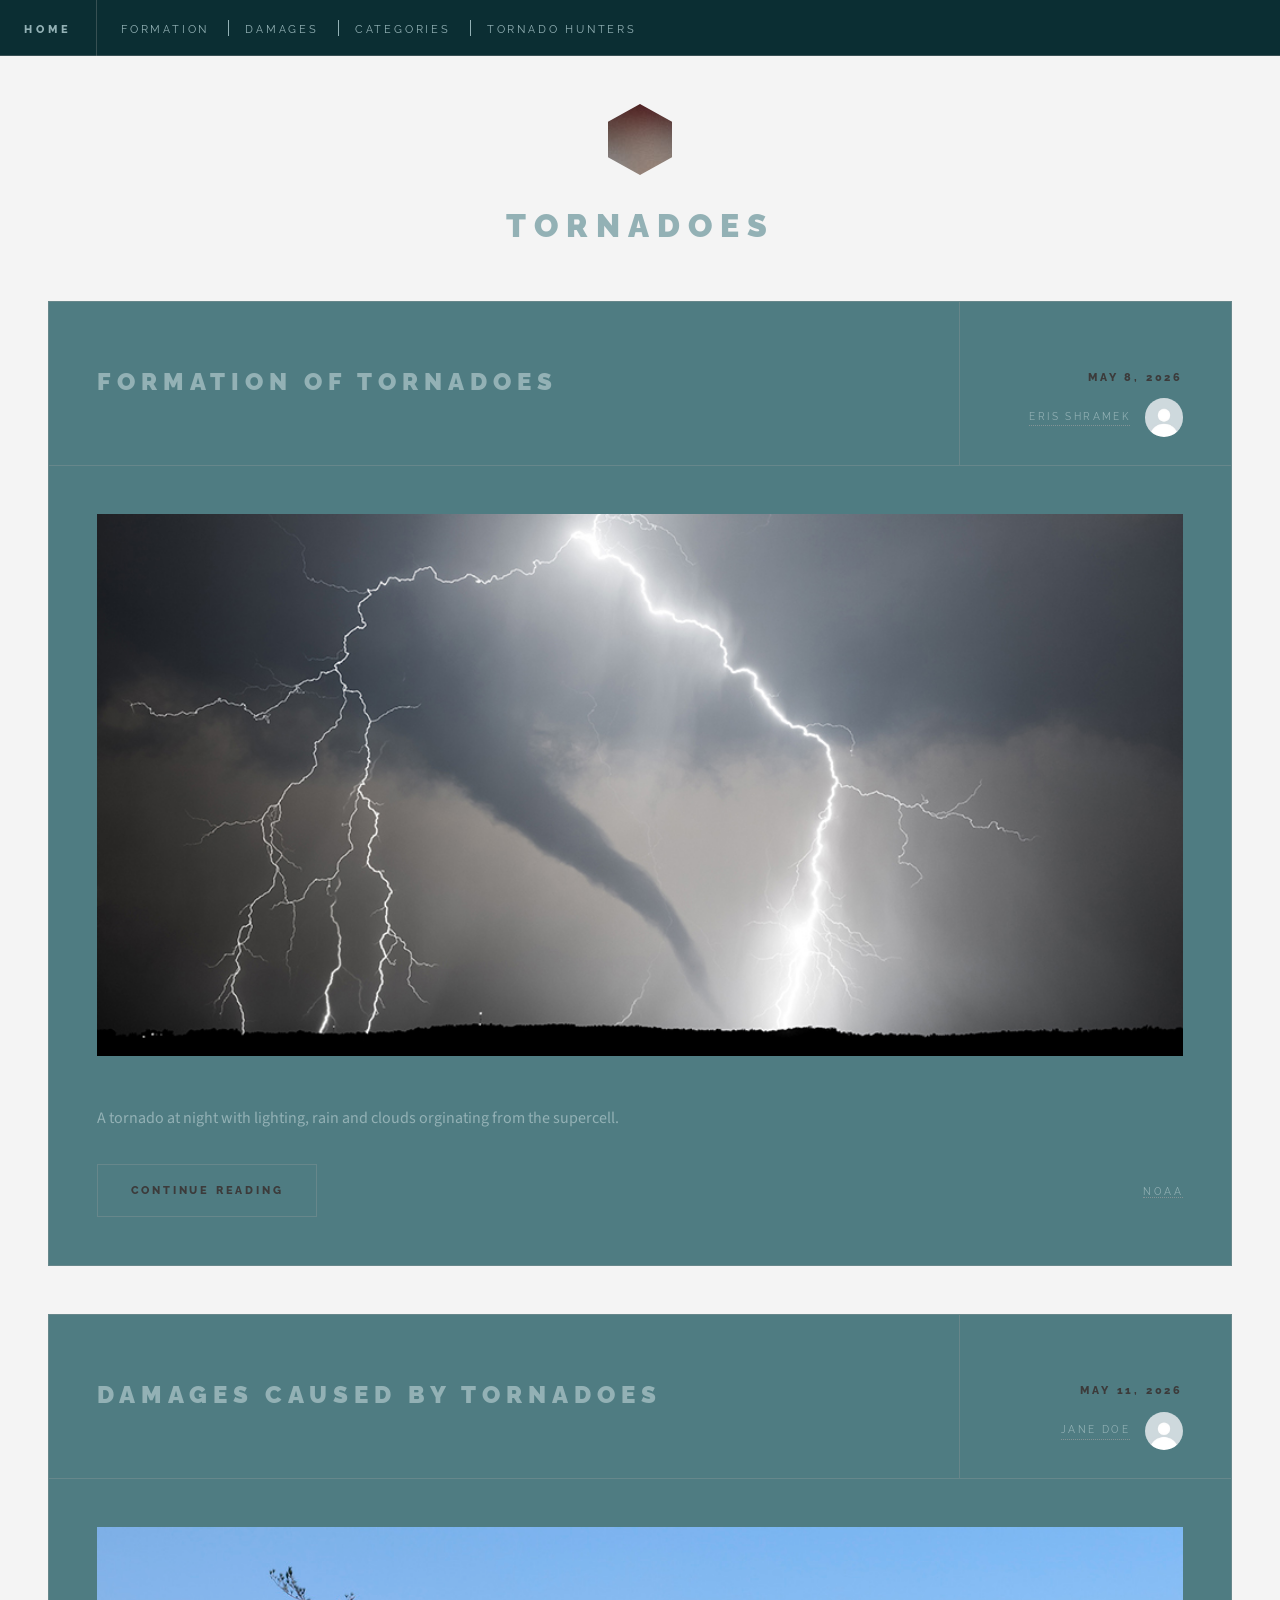
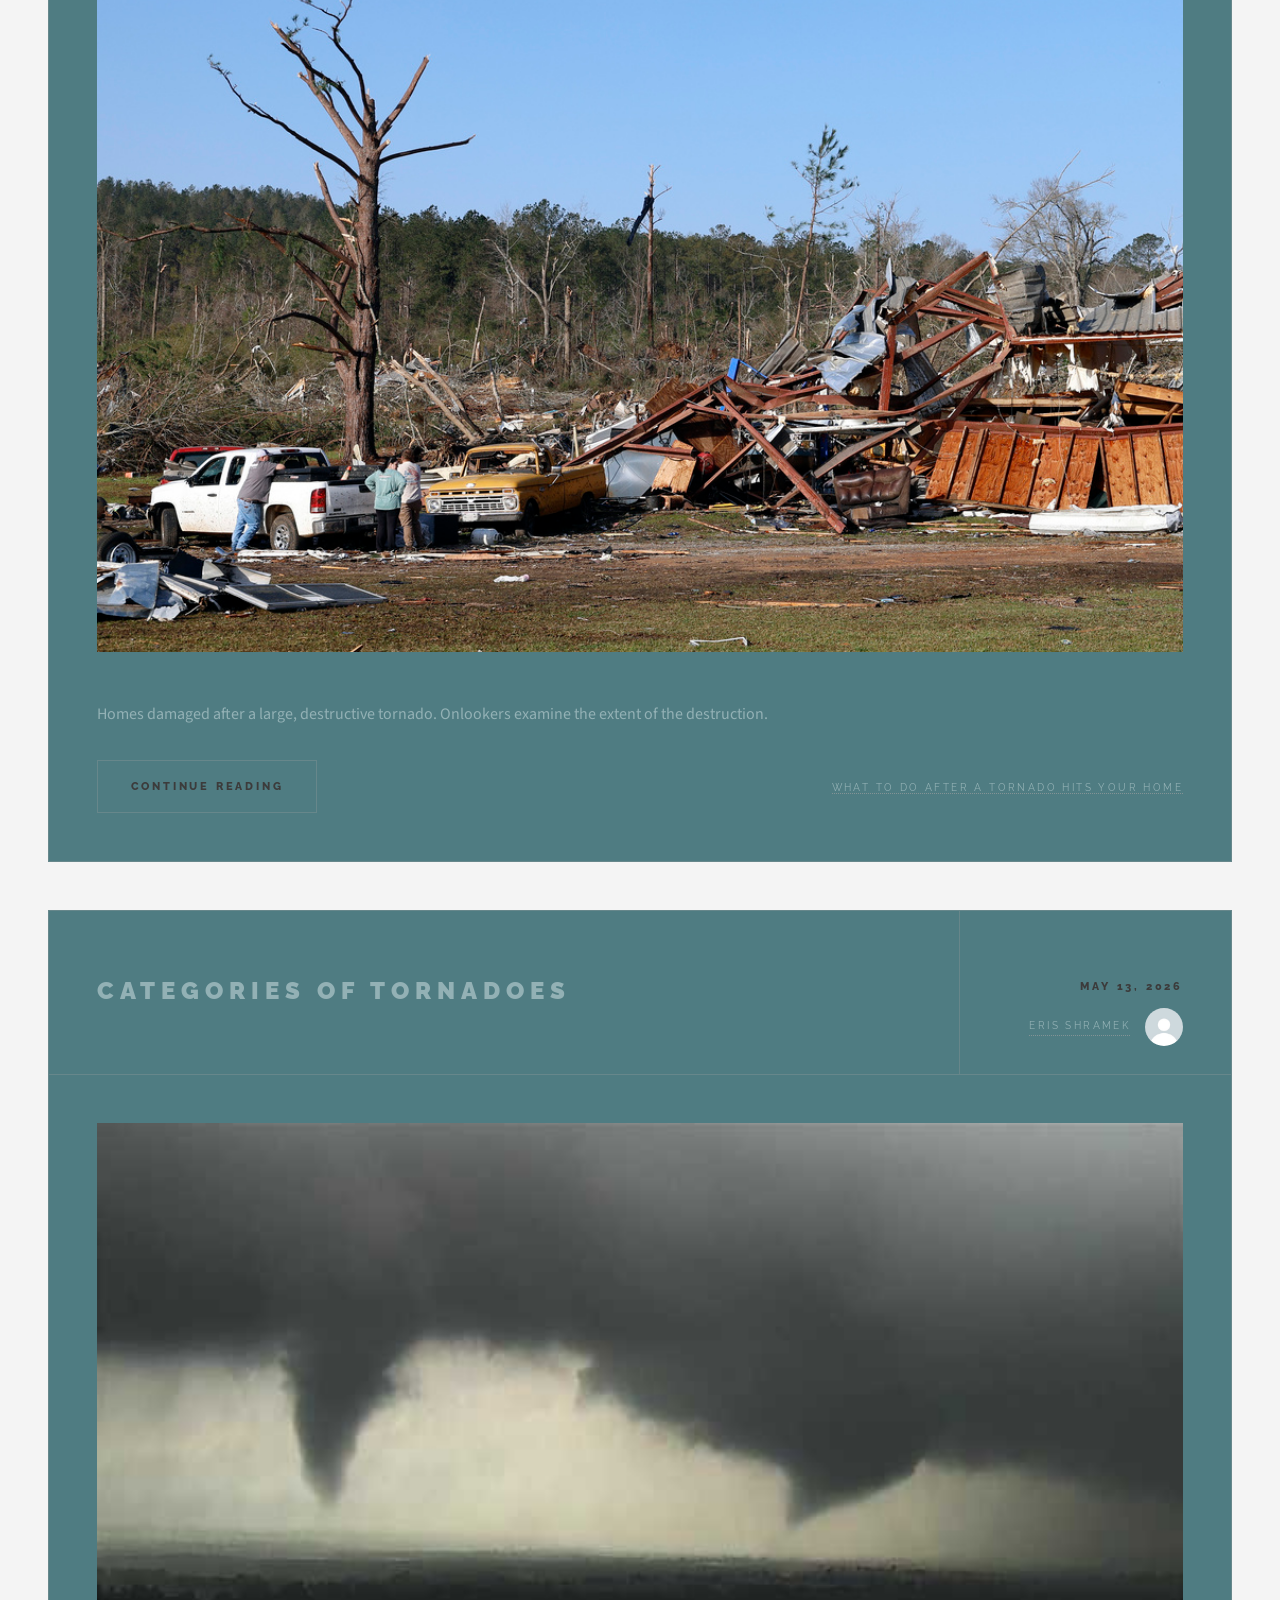
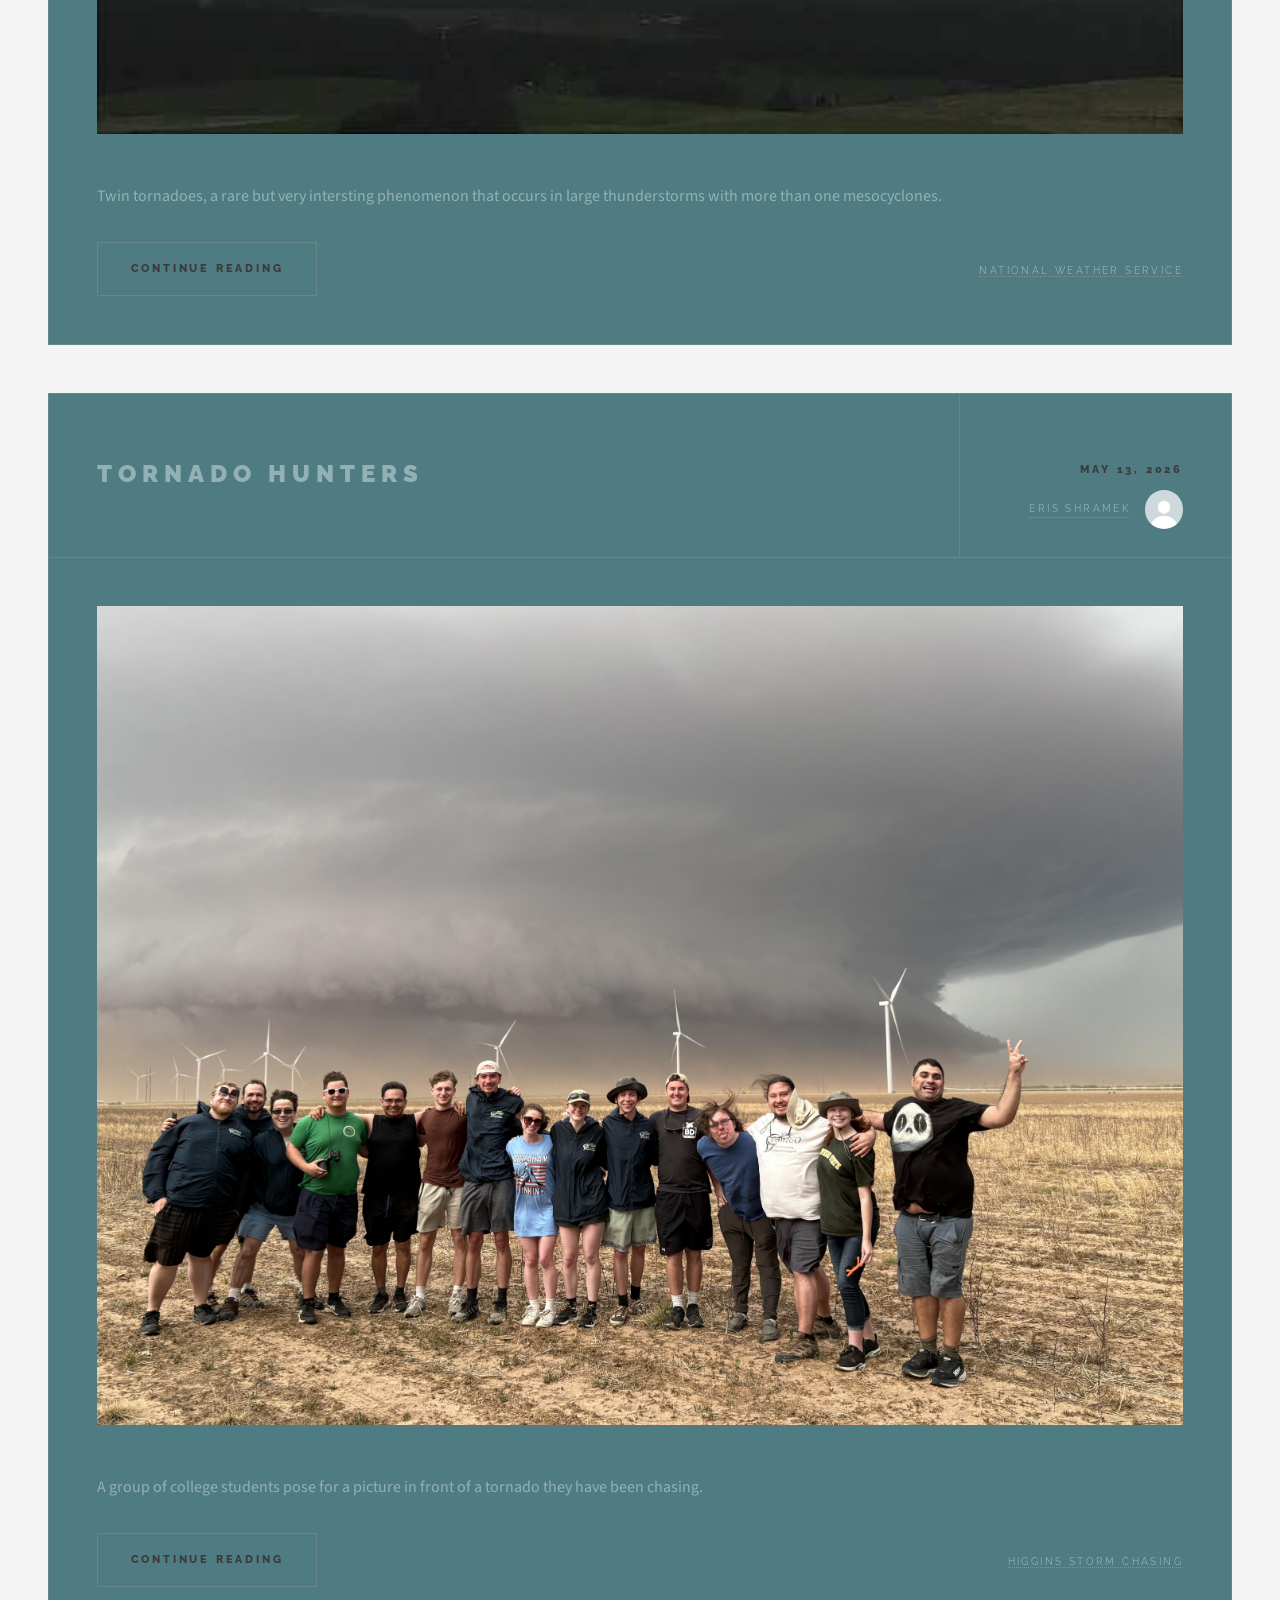
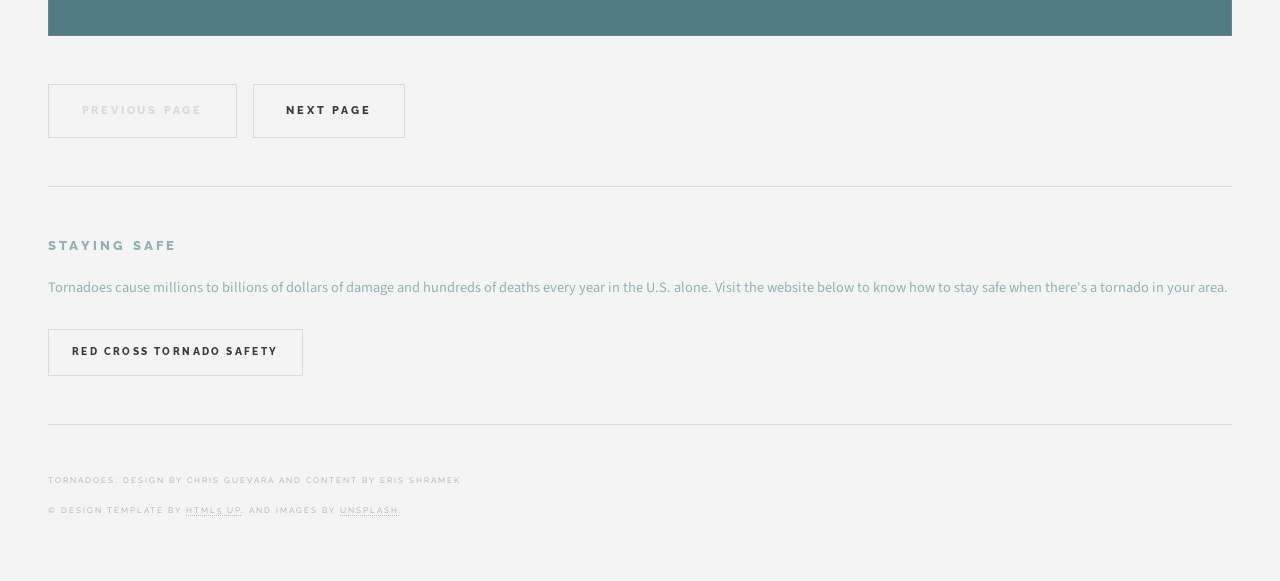
<file: index.html>
<!DOCTYPE HTML>
<html>
	<head>
		<title>Tornadoes</title>
		<meta charset="utf-8" />
		<meta name="viewport" content="width=device-width, initial-scale=1, user-scalable=no" />
		<link rel="stylesheet" href="assets/css/main.css" />
	</head>
	<body class="is-preload">

		<!-- Wrapper -->
			<div id="wrapper">

				<!-- Header -->
					<header id="header">
						<h1><a>Home</a></h1>
						<nav class="links">
							<ul>
								<li><a href="single.html">Formation</a></li>
								<li><a href="damages.html">Damages</a></li>
								<li><a href="categories.html">Categories</a></li>
								<li><a href="hunters.html">Tornado Hunters</a></li>
							</ul>
						</nav>
					</header>

				<!-- Main -->
					<div id="main">

						<!-- Post -->
							<article class="post">
								<header>
									<div class="title">
										<h2><a href="single.html">Formation of Tornadoes</a></h2>
									</div>
									<div class="meta">
										<time class="published" datetime="2026-05-08">May 8, 2026</time>
										<a href="#" class="author"><span class="name">Eris Shramek</span><img src="images/avatar.jpg" alt="" /></a>
									</div>
								</header>
								<a class="image featured"><img src="images/tornado2.jpg" alt="" /></a>
								<p>A tornado at night with lighting, rain and clouds orginating from the supercell.</p>
								<footer>
									<ul class="actions">
										<li><a href="single.html" class="button large">Continue Reading</a></li>
									</ul>
									<ul class="stats">
										<li><a href="https://www.nesdis.noaa.gov/about/k-12-education/severe-weather/what-causes-tornadoes" target="_blank">NOAA</a></li>
									</ul>
								</footer>
							</article>

						<!-- Post -->
							<article class="post">
								<header>
									<div class="title">
										<h2><a href="damages.html">Damages Caused by Tornadoes</a></h2>
									</div>
									<div class="meta">
										<time class="published" datetime="2026-05-08">May 11, 2026</time>
										<a href="#" class="author"><span class="name">Jane Doe</span><img src="images/avatar.jpg" alt="" /></a>
									</div>
								</header>
								<a class="image featured"><img src="images/tornado damages.jpg" alt="" /></a>
								<p>Homes damaged after a large, destructive tornado. Onlookers examine the extent of the destruction.</p>
								<footer>
									<ul class="actions">
										<li><a href="damages.html" class="button large">Continue Reading</a></li>
									</ul>
									<ul class="stats">
										<li><a href="https://www.stormlex.com/what-do-you-do-after-a-tornado-hits-your-house/" target="_blank">What to do After a Tornado Hits Your Home</a></li>
									</ul>
								</footer>
							</article>

						<!-- Post -->
							<article class="post">
								<header>
									<div class="title">
										<h2><a href="categories.html">Categories of Tornadoes</a></h2>
									</div>
									<div class="meta">
										<time class="published" datetime="2026-05-08">May 13, 2026</time>
										<a href="#" class="author"><span class="name">Eris Shramek</span><img src="images/avatar.jpg" alt="" /></a>
									</div>
								</header>
								<a class="image featured"><img src="images/twintornadoes.jpg" alt="" /></a>
								<p>Twin tornadoes, a rare but very intersting phenomenon that occurs in large thunderstorms with more than one mesocyclones.</p>
								<footer>
									<ul class="actions">
										<li><a href="categories.html" class="button large">Continue Reading</a></li>
									</ul>
									<ul class="stats">
										<li><a href="https://www.weather.gov/lsx/enhancedfujitascale" target="_blank">National Weather Service</a></li>
									</ul>
								</footer>
							</article>

							<!-- Post -->
							<article class="post">
								<header>
									<div class="title">
										<h2><a href="hunters.html">Tornado Hunters</a></h2>
									</div>
									<div class="meta">
										<time class="published" datetime="2026-05-08">May 13, 2026</time>
										<a href="#" class="author"><span class="name">Eris Shramek</span><img src="images/avatar.jpg" alt="" /></a>
									</div>
								</header>
								<a class="image featured"><img src="images/tornadohunter.jpg" alt="" /></a>
								<p>A group of college students pose for a picture in front of a tornado they have been chasing.</p>
								<footer>
									<ul class="actions">
										<li><a href="hunters.html" class="button large">Continue Reading</a></li>
									</ul>
									<ul class="stats">
										<li><a href="https://higginsstormchasing.com/" target="_blank">Higgins Storm Chasing</a></li>
									</ul>
								</footer>
							</article>

						<!-- Pagination -->
							<ul class="actions pagination">
								<li><a href="" class="disabled button large previous">Previous Page</a></li>
								<li><a href="single.html" class="button large next">Next Page</a></li>
							</ul>

					</div>

				<!-- Sidebar -->
					<section id="sidebar">

						<!-- Intro -->
							<section id="intro">
								<a href="#" class="logo"><img src="images/logo.jpg" alt="" /></a>
								<header>
									<h2>Tornadoes</h2>
								</header>
							</section>

						<!-- About -->
							<section class="blurb">
								<h2>STAYING SAFE</h2>
								<p>Tornadoes cause millions to billions of dollars of damage and hundreds of deaths every year in the U.S. alone. Visit the website below to know how to stay safe when there's a tornado in your area.</p>
								<ul class="actions">
									<li><a href="https://www.redcross.org/get-help/how-to-prepare-for-emergencies/types-of-emergencies/tornado.html?srsltid=AfmBOorMIgUJVEuI1D2R2fu5NDzQH_memkcrHFw_A753gK0qTQQog2KJ" target ="_blank" class="button">Red Cross Tornado Safety</a></li>
								</ul>
							</section>

						<!-- Footer -->
							<section id="footer">
								<p class="copyright">Tornadoes: Design by Chris Guevara and Content by Eris Shramek</p>
								<p class="copyright">&copy; Design Template by <a href="http://html5up.net">HTML5 UP</a>. And Images by <a href="http://unsplash.com">Unsplash</a>.</p>
							</section>

					</section>

			</div>

		<!-- Scripts -->
			<script src="assets/js/jquery.min.js"></script>
			<script src="assets/js/browser.min.js"></script>
			<script src="assets/js/breakpoints.min.js"></script>
			<script src="assets/js/util.js"></script>
			<script src="assets/js/main.js"></script>

	</body>
</html>

						<!-- Post -->
						<!--
							<article class="post">
								<header>
									<div class="title">
										<h2><a href="#">Elements</a></h2>
										<p>Lorem ipsum dolor amet nullam consequat etiam feugiat</p>
									</div>
									<div class="meta">
										<time class="published" datetime="2015-10-18">October 18, 2015</time>
										<a href="#" class="author"><span class="name">Jane Doe</span><img src="images/avatar.jpg" alt="" /></a>
									</div>
								</header>

								<section>
									<h3>Text</h3>
									<p>This is <b>bold</b> and this is <strong>strong</strong>. This is <i>italic</i> and this is <em>emphasized</em>.
									This is <sup>superscript</sup> text and this is <sub>subscript</sub> text.
									This is <u>underlined</u> and this is code: <code>for (;;) { ... }</code>. Finally, <a href="#">this is a link</a>.</p>
									<hr />
									<p>Nunc lacinia ante nunc ac lobortis. Interdum adipiscing gravida odio porttitor sem non mi integer non faucibus ornare mi ut ante amet placerat aliquet. Volutpat eu sed ante lacinia sapien lorem accumsan varius montes viverra nibh in adipiscing blandit tempus accumsan.</p>
									<hr />
									<h2>Heading Level 2</h2>
									<h3>Heading Level 3</h3>
									<h4>Heading Level 4</h4>
									<hr />
									<h4>Blockquote</h4>
									<blockquote>Fringilla nisl. Donec accumsan interdum nisi, quis tincidunt felis sagittis eget tempus euismod. Vestibulum ante ipsum primis in faucibus vestibulum. Blandit adipiscing eu felis iaculis volutpat ac adipiscing accumsan faucibus. Vestibulum ante ipsum primis in faucibus lorem ipsum dolor sit amet nullam adipiscing eu felis.</blockquote>
									<h4>Preformatted</h4>
									<pre><code>i = 0;

while (!deck.isInOrder()) {
  print 'Iteration ' + i;
  deck.shuffle();
  i++;
}

print 'It took ' + i + ' iterations to sort the deck.';</code></pre>
								</section>

								<section>
									<h3>Lists</h3>
									<div class="row">
										<div class="col-6 col-12-medium">
											<h4>Unordered</h4>
											<ul>
												<li>Dolor pulvinar etiam.</li>
												<li>Sagittis adipiscing.</li>
												<li>Felis enim feugiat.</li>
											</ul>
											<h4>Alternate</h4>
											<ul class="alt">
												<li>Dolor pulvinar etiam.</li>
												<li>Sagittis adipiscing.</li>
												<li>Felis enim feugiat.</li>
											</ul>
										</div>
										<div class="col-6 col-12-medium">
											<h4>Ordered</h4>
											<ol>
												<li>Dolor pulvinar etiam.</li>
												<li>Etiam vel felis viverra.</li>
												<li>Felis enim feugiat.</li>
												<li>Dolor pulvinar etiam.</li>
												<li>Etiam vel felis lorem.</li>
												<li>Felis enim et feugiat.</li>
											</ol>
											<h4>Icons</h4>
											<ul class="icons">
												<li><a href="#" class="icon brands fa-twitter"><span class="label">Twitter</span></a></li>
												<li><a href="#" class="icon brands fa-facebook-f"><span class="label">Facebook</span></a></li>
												<li><a href="#" class="icon brands fa-instagram"><span class="label">Instagram</span></a></li>
												<li><a href="#" class="icon brands fa-github"><span class="label">Github</span></a></li>
											</ul>
										</div>
									</div>
									<h3>Actions</h3>
									<div class="row">
										<div class="col-6 col-12-medium">
											<ul class="actions">
												<li><a href="#" class="button">Default</a></li>
												<li><a href="#" class="button">Default</a></li>
												<li><a href="#" class="button">Default</a></li>
											</ul>
											<ul class="actions small">
												<li><a href="#" class="button small">Small</a></li>
												<li><a href="#" class="button small">Small</a></li>
												<li><a href="#" class="button small">Small</a></li>
											</ul>
											<ul class="actions stacked">
												<li><a href="#" class="button">Default</a></li>
												<li><a href="#" class="button">Default</a></li>
												<li><a href="#" class="button">Default</a></li>
											</ul>
											<ul class="actions stacked">
												<li><a href="#" class="button small">Small</a></li>
												<li><a href="#" class="button small">Small</a></li>
												<li><a href="#" class="button small">Small</a></li>
											</ul>
										</div>
										<div class="col-6 col-12-medium">
											<ul class="actions stacked">
												<li><a href="#" class="button fit">Default</a></li>
												<li><a href="#" class="button fit">Default</a></li>
											</ul>
											<ul class="actions stacked">
												<li><a href="#" class="button small fit">Small</a></li>
												<li><a href="#" class="button small fit">Small</a></li>
											</ul>
										</div>
									</div>
								</section>

								<section>
									<h3>Table</h3>
									<h4>Default</h4>
									<div class="table-wrapper">
										<table>
											<thead>
												<tr>
													<th>Name</th>
													<th>Description</th>
													<th>Price</th>
												</tr>
											</thead>
											<tbody>
												<tr>
													<td>Item One</td>
													<td>Ante turpis integer aliquet porttitor.</td>
													<td>29.99</td>
												</tr>
												<tr>
													<td>Item Two</td>
													<td>Vis ac commodo adipiscing arcu aliquet.</td>
													<td>19.99</td>
												</tr>
												<tr>
													<td>Item Three</td>
													<td> Morbi faucibus arcu accumsan lorem.</td>
													<td>29.99</td>
												</tr>
												<tr>
													<td>Item Four</td>
													<td>Vitae integer tempus condimentum.</td>
													<td>19.99</td>
												</tr>
												<tr>
													<td>Item Five</td>
													<td>Ante turpis integer aliquet porttitor.</td>
													<td>29.99</td>
												</tr>
											</tbody>
											<tfoot>
												<tr>
													<td colspan="2"></td>
													<td>100.00</td>
												</tr>
											</tfoot>
										</table>
									</div>

									<h4>Alternate</h4>
									<div class="table-wrapper">
										<table class="alt">
											<thead>
												<tr>
													<th>Name</th>
													<th>Description</th>
													<th>Price</th>
												</tr>
											</thead>
											<tbody>
												<tr>
													<td>Item One</td>
													<td>Ante turpis integer aliquet porttitor.</td>
													<td>29.99</td>
												</tr>
												<tr>
													<td>Item Two</td>
													<td>Vis ac commodo adipiscing arcu aliquet.</td>
													<td>19.99</td>
												</tr>
												<tr>
													<td>Item Three</td>
													<td> Morbi faucibus arcu accumsan lorem.</td>
													<td>29.99</td>
												</tr>
												<tr>
													<td>Item Four</td>
													<td>Vitae integer tempus condimentum.</td>
													<td>19.99</td>
												</tr>
												<tr>
													<td>Item Five</td>
													<td>Ante turpis integer aliquet porttitor.</td>
													<td>29.99</td>
												</tr>
											</tbody>
											<tfoot>
												<tr>
													<td colspan="2"></td>
													<td>100.00</td>
												</tr>
											</tfoot>
										</table>
									</div>
								</section>

								<section>
									<h3>Buttons</h3>
									<ul class="actions">
										<li><a href="#" class="button large">Large</a></li>
										<li><a href="#" class="button">Default</a></li>
										<li><a href="#" class="button small">Small</a></li>
									</ul>
									<ul class="actions fit">
										<li><a href="#" class="button fit">Fit</a></li>
										<li><a href="#" class="button fit">Fit</a></li>
										<li><a href="#" class="button fit">Fit</a></li>
									</ul>
									<ul class="actions fit small">
										<li><a href="#" class="button fit small">Fit + Small</a></li>
										<li><a href="#" class="button fit small">Fit + Small</a></li>
										<li><a href="#" class="button fit small">Fit + Small</a></li>
									</ul>
									<ul class="actions">
										<li><a href="#" class="button icon solid fa-download">Icon</a></li>
										<li><a href="#" class="button icon solid fa-upload">Icon</a></li>
										<li><a href="#" class="button icon solid fa-save">Icon</a></li>
									</ul>
									<ul class="actions">
										<li><span class="button disabled">Disabled</span></li>
										<li><span class="button disabled icon solid fa-download">Disabled</span></li>
									</ul>
								</section>

								<section>
									<h3>Form</h3>
									<form method="post" action="#">
										<div class="row gtr-uniform">
											<div class="col-6 col-12-xsmall">
												<input type="text" name="demo-name" id="demo-name" value="" placeholder="Name" />
											</div>
											<div class="col-6 col-12-xsmall">
												<input type="email" name="demo-email" id="demo-email" value="" placeholder="Email" />
											</div>
											<div class="col-12">
												<select name="demo-category" id="demo-category">
													<option value="">- Category -</option>
													<option value="1">Manufacturing</option>
													<option value="1">Shipping</option>
													<option value="1">Administration</option>
													<option value="1">Human Resources</option>
												</select>
											</div>
											<div class="col-4 col-12-small">
												<input type="radio" id="demo-priority-low" name="demo-priority" checked>
												<label for="demo-priority-low">Low</label>
											</div>
											<div class="col-4 col-12-small">
												<input type="radio" id="demo-priority-normal" name="demo-priority">
												<label for="demo-priority-normal">Normal</label>
											</div>
											<div class="col-4 col-12-small">
												<input type="radio" id="demo-priority-high" name="demo-priority">
												<label for="demo-priority-high">High</label>
											</div>
											<div class="col-6 col-12-small">
												<input type="checkbox" id="demo-copy" name="demo-copy">
												<label for="demo-copy">Email me a copy</label>
											</div>
											<div class="col-6 col-12-small">
												<input type="checkbox" id="demo-human" name="demo-human" checked>
												<label for="demo-human">Not a robot</label>
											</div>
											<div class="col-12">
												<textarea name="demo-message" id="demo-message" placeholder="Enter your message" rows="6"></textarea>
											</div>
											<div class="col-12">
												<ul class="actions">
													<li><input type="submit" value="Send Message" /></li>
													<li><input type="reset" value="Reset" /></li>
												</ul>
											</div>
										</div>
									</form>
								</section>

								<section>
									<h3>Image</h3>
									<h4>Fit</h4>
									<div class="box alt">
										<div class="row gtr-uniform">
											<div class="col-12"><span class="image fit"><img src="images/pic02.jpg" alt="" /></span></div>
											<div class="col-4"><span class="image fit"><img src="images/pic04.jpg" alt="" /></span></div>
											<div class="col-4"><span class="image fit"><img src="images/pic05.jpg" alt="" /></span></div>
											<div class="col-4"><span class="image fit"><img src="images/pic06.jpg" alt="" /></span></div>
											<div class="col-4"><span class="image fit"><img src="images/pic06.jpg" alt="" /></span></div>
											<div class="col-4"><span class="image fit"><img src="images/pic04.jpg" alt="" /></span></div>
											<div class="col-4"><span class="image fit"><img src="images/pic05.jpg" alt="" /></span></div>
											<div class="col-4"><span class="image fit"><img src="images/pic05.jpg" alt="" /></span></div>
											<div class="col-4"><span class="image fit"><img src="images/pic06.jpg" alt="" /></span></div>
											<div class="col-4"><span class="image fit"><img src="images/pic04.jpg" alt="" /></span></div>
										</div>
									</div>
									<h4>Left &amp; Right</h4>
									<p><span class="image left"><img src="images/pic07.jpg" alt="" /></span>Fringilla nisl. Donec accumsan interdum nisi, quis tincidunt felis sagittis eget. tempus euismod. Vestibulum ante ipsum primis in faucibus vestibulum. Blandit adipiscing eu felis iaculis volutpat ac adipiscing accumsan eu faucibus. Integer ac pellentesque praesent tincidunt felis sagittis eget. tempus euismod. Vestibulum ante ipsum primis in faucibus vestibulum. Blandit adipiscing eu felis iaculis volutpat ac adipiscing accumsan eu faucibus. Integer ac pellentesque praesent. Donec accumsan interdum nisi, quis tincidunt felis sagittis eget. tempus euismod. Vestibulum ante ipsum primis in faucibus vestibulum. Blandit adipiscing eu felis iaculis volutpat ac adipiscing accumsan eu faucibus. Integer ac pellentesque praesent tincidunt felis sagittis eget. tempus euismod. Vestibulum ante ipsum primis in faucibus vestibulum. Blandit adipiscing eu felis iaculis volutpat ac adipiscing accumsan eu faucibus. Integer ac pellentesque praesent. Blandit adipiscing eu felis iaculis volutpat ac adipiscing accumsan eu faucibus. Integer ac pellentesque praesent tincidunt felis sagittis eget. tempus euismod. Vestibulum ante ipsum primis in faucibus vestibulum. Blandit adipiscing eu felis iaculis volutpat ac adipiscing accumsan eu faucibus. Integer ac pellentesque praesent.</p>
									<p><span class="image right"><img src="images/pic04.jpg" alt="" /></span>Fringilla nisl. Donec accumsan interdum nisi, quis tincidunt felis sagittis eget. tempus euismod. Vestibulum ante ipsum primis in faucibus vestibulum. Blandit adipiscing eu felis iaculis volutpat ac adipiscing accumsan eu faucibus. Integer ac pellentesque praesent tincidunt felis sagittis eget. tempus euismod. Vestibulum ante ipsum primis in faucibus vestibulum. Blandit adipiscing eu felis iaculis volutpat ac adipiscing accumsan eu faucibus. Integer ac pellentesque praesent. Donec accumsan interdum nisi, quis tincidunt felis sagittis eget. tempus euismod. Vestibulum ante ipsum primis in faucibus vestibulum. Blandit adipiscing eu felis iaculis volutpat ac adipiscing accumsan eu faucibus. Integer ac pellentesque praesent tincidunt felis sagittis eget. tempus euismod. Vestibulum ante ipsum primis in faucibus vestibulum. Blandit adipiscing eu felis iaculis volutpat ac adipiscing accumsan eu faucibus. Integer ac pellentesque praesent. Blandit adipiscing eu felis iaculis volutpat ac adipiscing accumsan eu faucibus. Integer ac pellentesque praesent tincidunt felis sagittis eget. tempus euismod. Vestibulum ante ipsum primis in faucibus vestibulum. Blandit adipiscing eu felis iaculis volutpat ac adipiscing accumsan eu faucibus. Integer ac pellentesque praesent.</p>
								</section>

							</article>
						-->
</file>
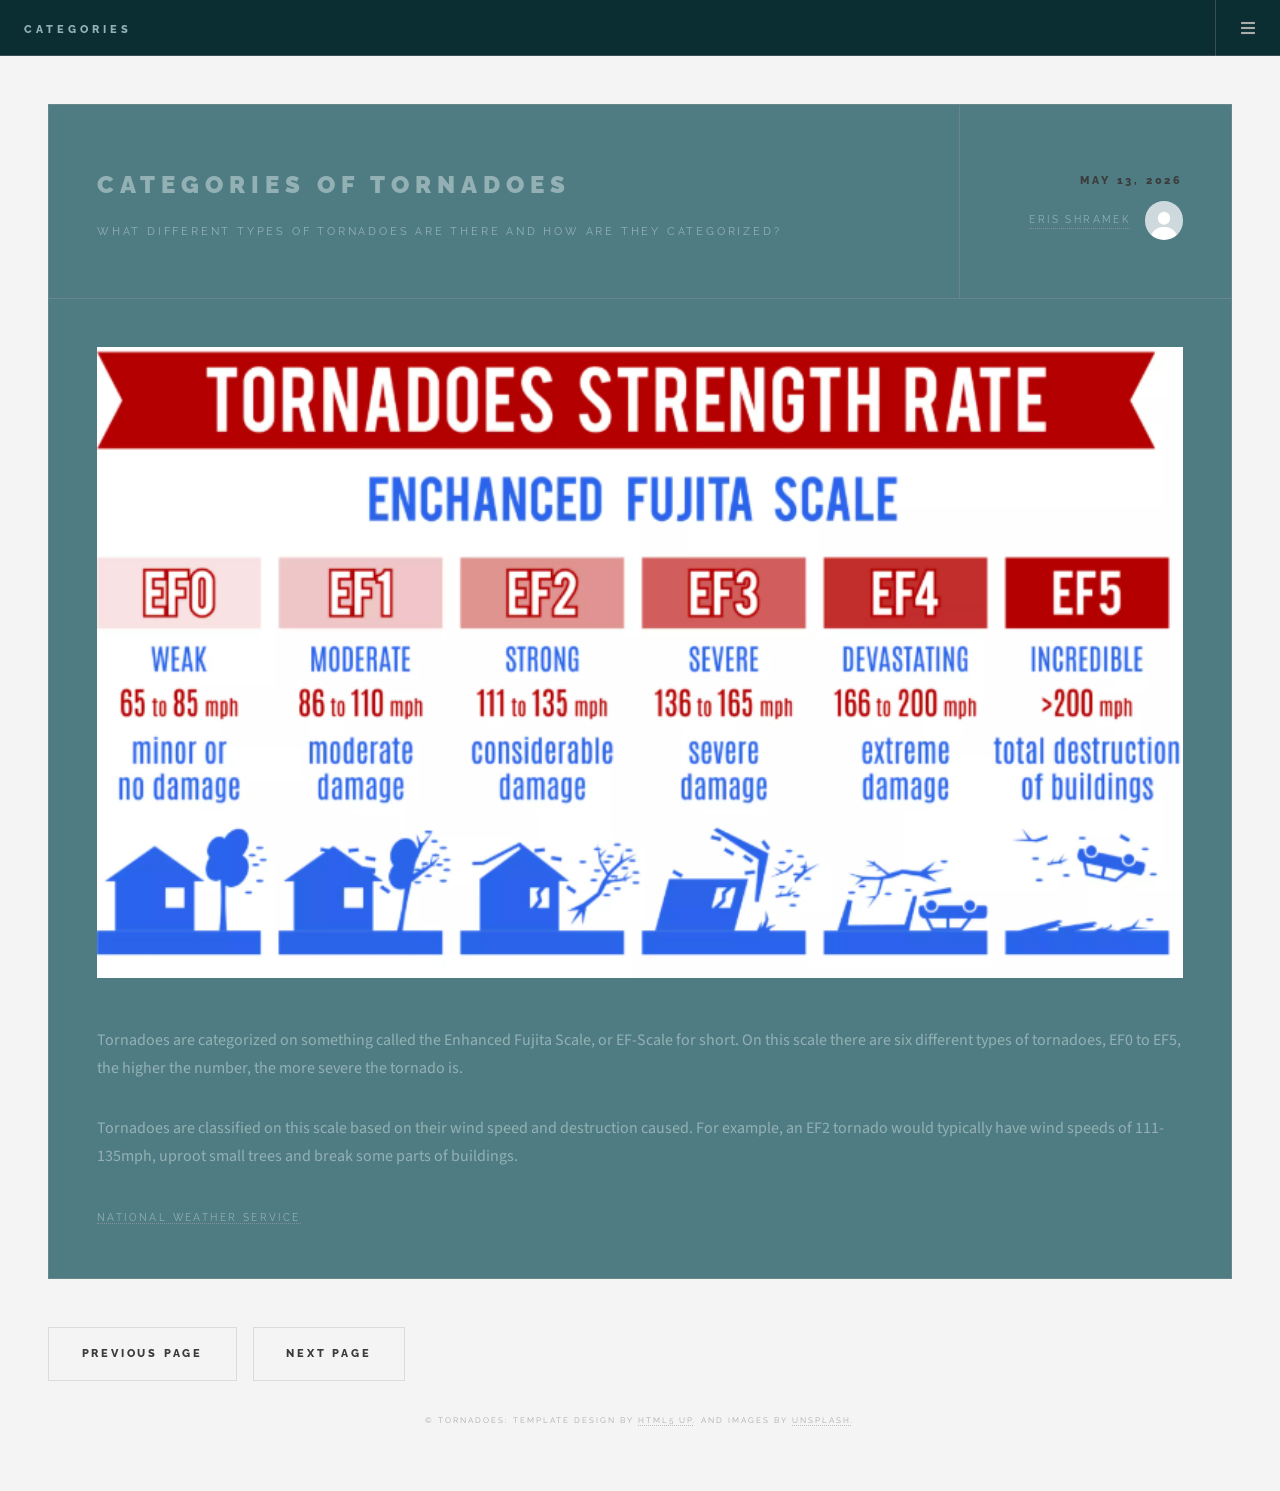
<file: categories.html>
<!DOCTYPE HTML>
<!--
	Future Imperfect by HTML5 UP
	html5up.net | @ajlkn
	Free for personal and commercial use under the CCA 3.0 license (html5up.net/license)
-->
<html>
	<head>
		<title>Categories of Tornadoes</title>
		<meta charset="utf-8" />
		<meta name="viewport" content="width=device-width, initial-scale=1, user-scalable=no" />
		<link rel="stylesheet" href="assets/css/main.css" />
	</head>
	<body class="single is-preload">

		<!-- Wrapper -->
			<div id="wrapper">

				<!-- Header -->
					<header id="header">
						<h1><a href="#">Categories</a></h1>
						<nav class="main">
							<ul>
								<li class="menu">
									<a class="fa-bars" href="#menu">Menu</a>
								</li>
							</ul>
						</nav>
					</header>

				<!-- Menu -->
					<section id="menu">

						<!-- Links -->
							<section>
								<ul class="links">
									<li>
										<a href="single.html">
											<h3>Formation of Tornadoes</h3>
										</a>
									</li>
									<li>
										<a href="damages.html">
											<h3>Damages Caused by Tornadoes</h3>
										</a>
									</li>
									<li>
										<a href="hunters.html">
											<h3>Tornado Hunters</h3>
										</a>
									</li>
									<li>
										<a href="index.html">
											<h3>Home</h3>
										</a>
									</li>
								</ul>
							</section>
					</section>

				<!-- Main -->
					<div id="main">

						<!-- Post -->
							<article class="post">
								<header>
									<div class="title">
										<h2><a href="#">Categories of Tornadoes</a></h2>
										<p>What different types of tornadoes are there and how are they categorized?</p>
									</div>
									<div class="meta">
										<time class="published" datetime="2026-05-13">May 13, 2026</time>
										<a href="#" class="author"><span class="name">Eris Shramek</span><img src="images/avatar.jpg" alt="" /></a>
									</div>
								</header>
								<span class="image featured"><img src="images/EF scale.png" alt="" /></span>
								<p>Tornadoes are categorized on something called the Enhanced Fujita Scale, or EF-Scale for short. On this scale there are six different types of tornadoes, EF0 to EF5, the higher the number, the more severe the tornado is.</p>
								<p>Tornadoes are classified on this scale based on their wind speed and destruction caused. For example, an EF2 tornado would typically have wind speeds of 111-135mph, uproot small trees and break some parts of buildings.</p>
								<footer>
									<ul class="stats">
										<li><a href="https://www.weather.gov/lsx/enhancedfujitascale" target="_blank">National Weather Service</a></li>
									</ul>
								</footer>
							</article>

						<!-- Pagination -->
							<ul class="actions pagination">
								<li><a href="damages.html" class="button large previous">Previous Page</a></li>
								<li><a href="hunters.html" class="button large next">Next Page</a></li>
							</ul>

					</div>

				<!-- Footer -->
					<section id="footer">
						<p class="copyright">&copy; Tornadoes: Template Design by <a href="http://html5up.net">HTML5 UP</a>. And Images by <a href="http://unsplash.com">Unsplash</a>.</p>
					</section>

			</div>

		<!-- Scripts -->
			<script src="assets/js/jquery.min.js"></script>
			<script src="assets/js/browser.min.js"></script>
			<script src="assets/js/breakpoints.min.js"></script>
			<script src="assets/js/util.js"></script>
			<script src="assets/js/main.js"></script>

	</body>
</html>
</file>
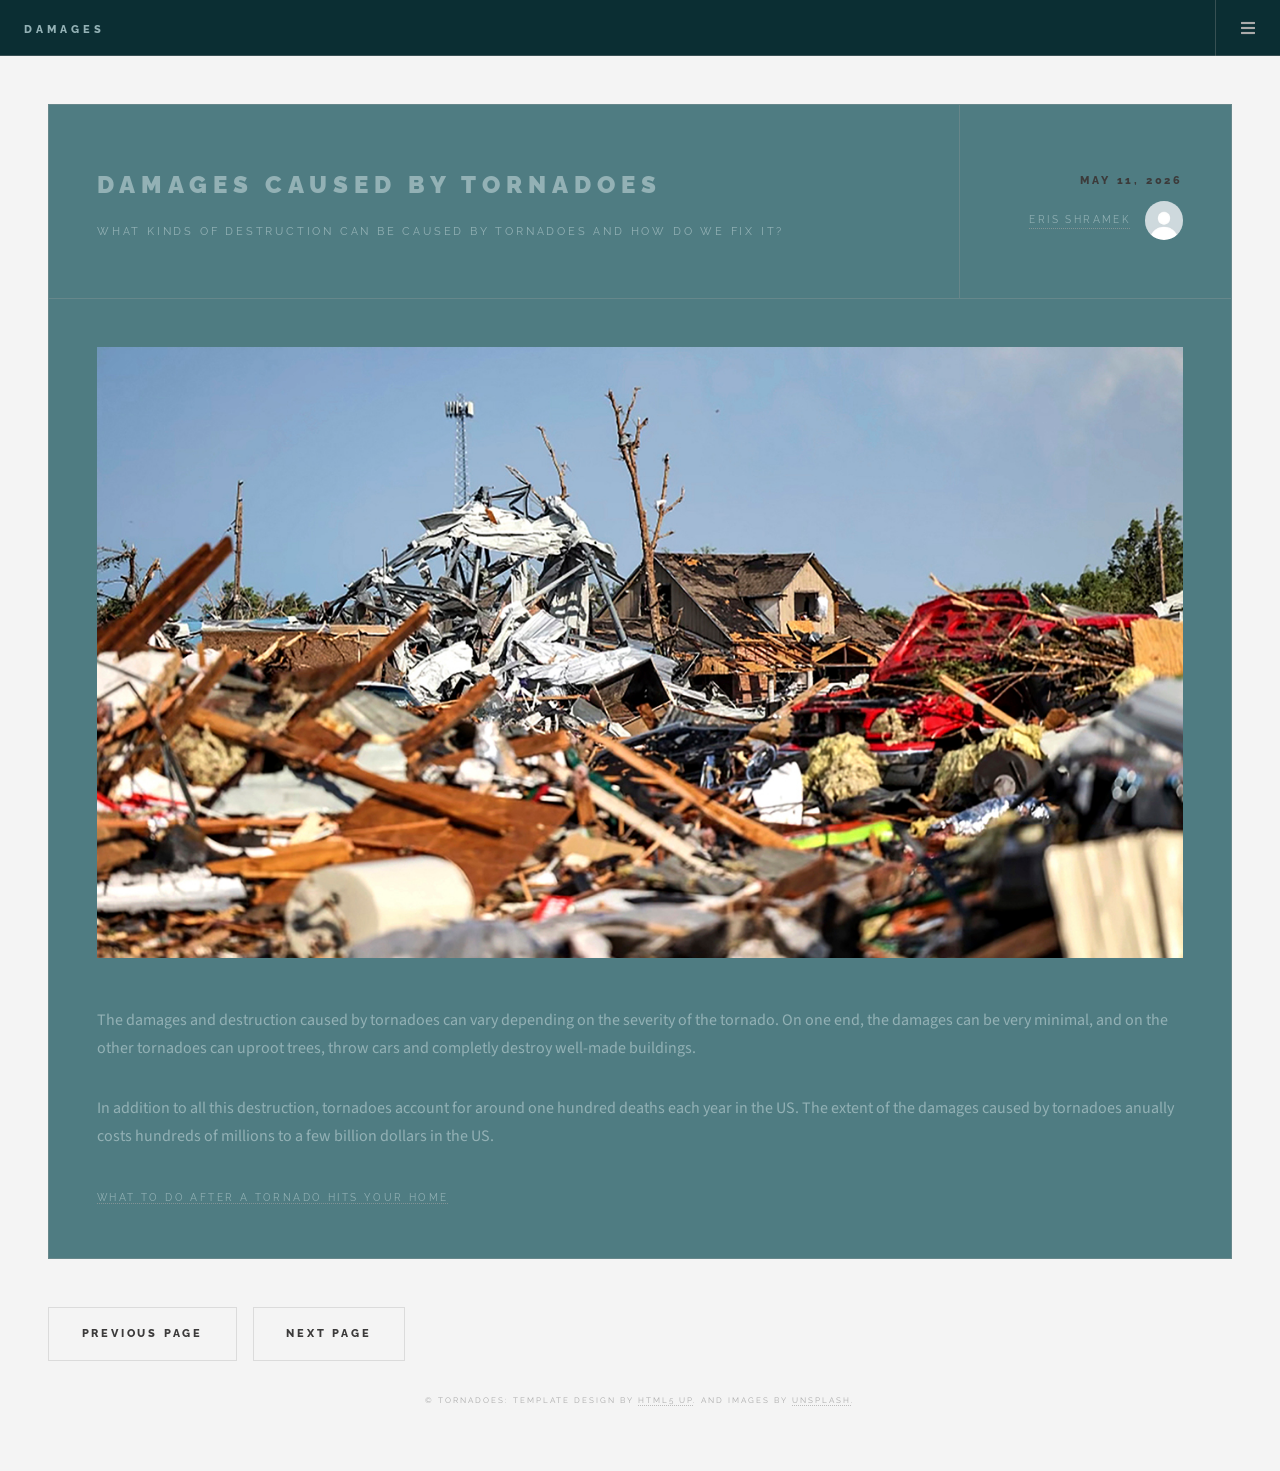
<file: damages.html>
<!DOCTYPE HTML>
<!--
	Future Imperfect by HTML5 UP
	html5up.net | @ajlkn
	Free for personal and commercial use under the CCA 3.0 license (html5up.net/license)
-->
<html>
	<head>
		<title>Damages Caused by Tornadoes</title>
		<meta charset="utf-8" />
		<meta name="viewport" content="width=device-width, initial-scale=1, user-scalable=no" />
		<link rel="stylesheet" href="assets/css/main.css" />
	</head>
	<body class="single is-preload">

		<!-- Wrapper -->
			<div id="wrapper">

				<!-- Header -->
					<header id="header">
						<h1><a href="#">Damages</a></h1>
						<nav class="main">
							<ul>
								<li class="menu">
									<a class="fa-bars" href="#menu">Menu</a>
								</li>
							</ul>
						</nav>
					</header>

				<!-- Menu -->
					<section id="menu">

						<!-- Links -->
							<section>
								<ul class="links">
									<li>
										<a href="single.html">
											<h3>Formation of Tornadoes</h3>
										</a>
									</li>
									<li>
										<a href="categories.html">
											<h3>Categories</h3>
										</a>
									</li>
									<li>
										<a href="hunters.html">
											<h3>Tornado Hunters</h3>
										</a>
									</li>
									<li>
										<a href="index.html">
											<h3>Home</h3>
										</a>
									</li>
								</ul>
							</section>
					</section>

				<!-- Main -->
					<div id="main">

						<!-- Post -->
							<article class="post">
								<header>
									<div class="title">
										<h2><a href="#">Damages Caused by Tornadoes</a></h2>
										<p>What kinds of destruction can be caused by tornadoes and how do we fix it?</p>
									</div>
									<div class="meta">
										<time class="published" datetime="2026-05-11">May 11, 2026</time>
										<a href="#" class="author"><span class="name">Eris Shramek</span><img src="images/avatar.jpg" alt="" /></a>
									</div>
								</header>
								<span class="image featured"><img src="images/damage.jpeg" alt="" /></span>
								<p>The damages and destruction caused by tornadoes can vary depending on the severity of the tornado. On one end, the damages can be very minimal, and on the other tornadoes can uproot trees, throw cars and completly destroy well-made buildings.</p>
								<p>In addition to all this destruction, tornadoes account for around one hundred deaths each year in the US. The extent of the damages caused by tornadoes anually costs hundreds of millions to a few billion dollars in the US.</p>
								<footer>
									<ul class="stats">
										<li><a href="https://www.stormlex.com/what-do-you-do-after-a-tornado-hits-your-house/" target="_blank">What to do After a Tornado Hits Your Home</a></li>
									</ul>
								</footer>
							</article>

						<!-- Pagination -->
							<ul class="actions pagination">
								<li><a href="single.html" class="button large previous">Previous Page</a></li>
								<li><a href="categories.html" class="button large next">Next Page</a></li>
							</ul>

					</div>

				<!-- Footer -->
					<section id="footer">
						<p class="copyright">&copy; Tornadoes: Template Design by <a href="http://html5up.net">HTML5 UP</a>. And Images by <a href="http://unsplash.com">Unsplash</a>.</p>
					</section>

			</div>

		<!-- Scripts -->
			<script src="assets/js/jquery.min.js"></script>
			<script src="assets/js/browser.min.js"></script>
			<script src="assets/js/breakpoints.min.js"></script>
			<script src="assets/js/util.js"></script>
			<script src="assets/js/main.js"></script>

	</body>
</html>
</file>
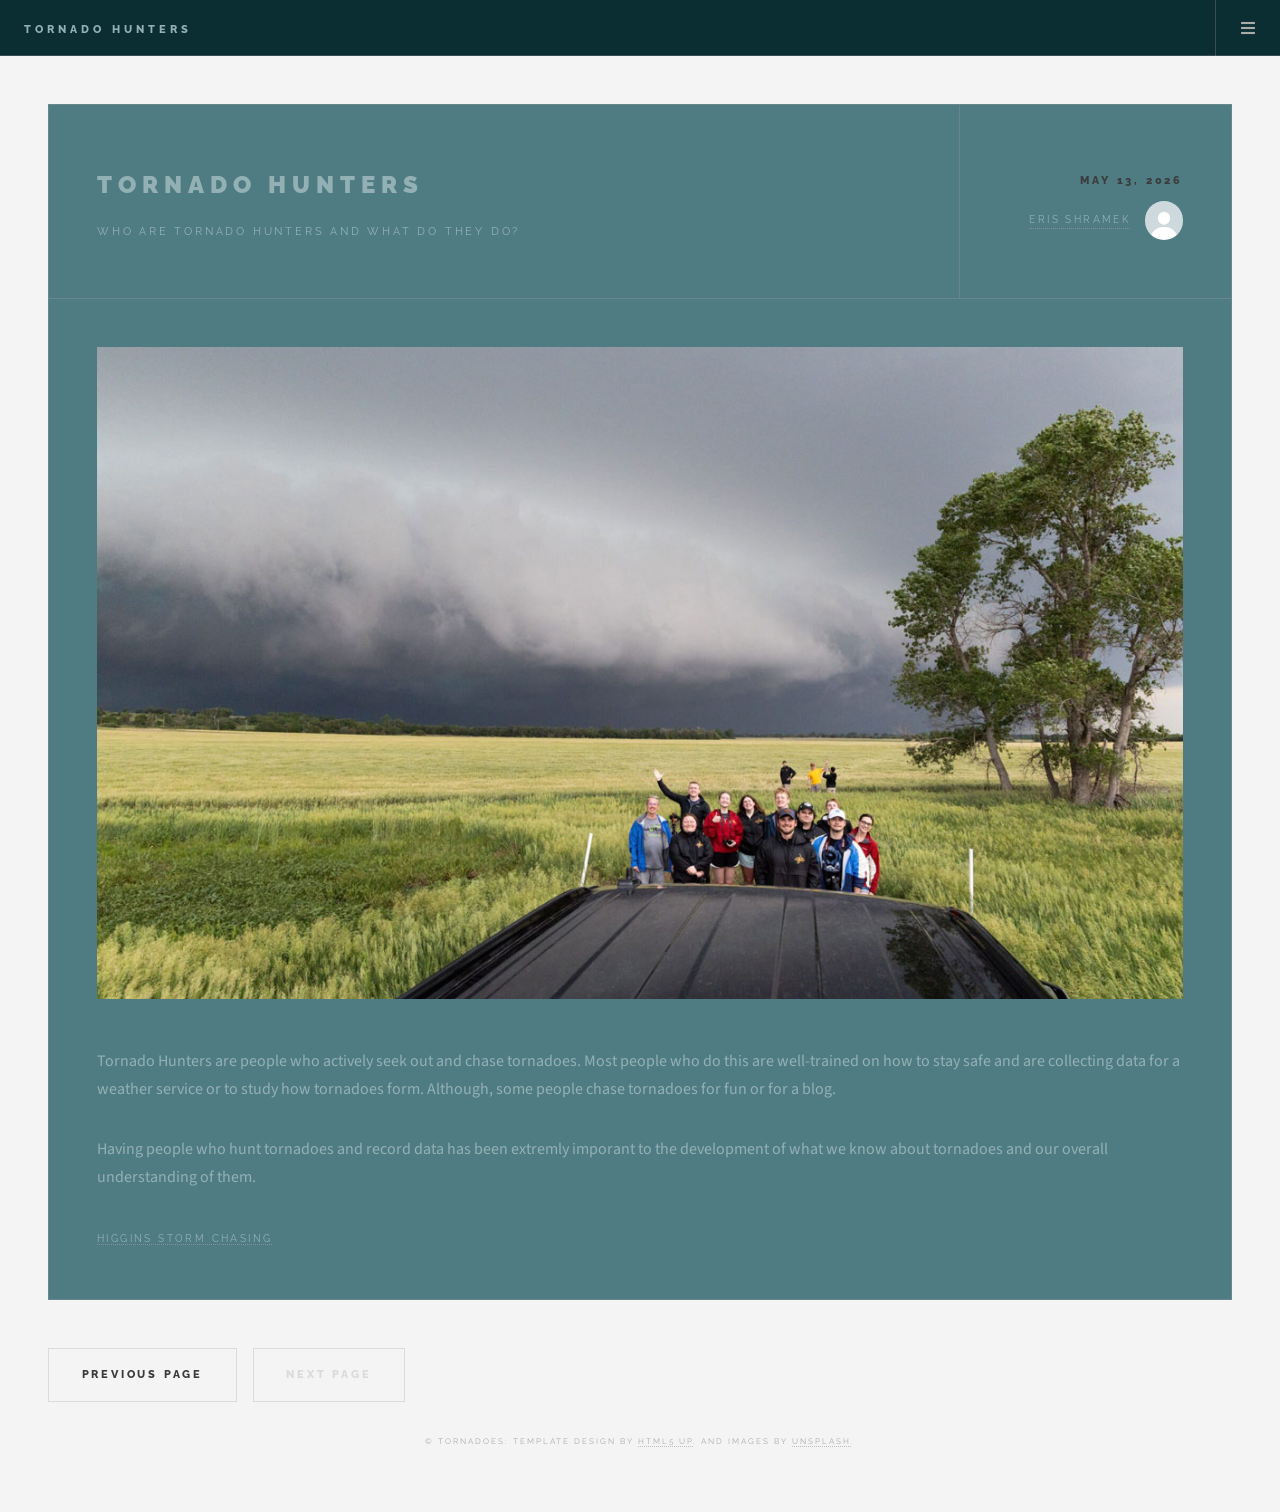
<file: hunters.html>
<!DOCTYPE HTML>
<!--
	Future Imperfect by HTML5 UP
	html5up.net | @ajlkn
	Free for personal and commercial use under the CCA 3.0 license (html5up.net/license)
-->
<html>
	<head>
		<title>Tornado Hunters</title>
		<meta charset="utf-8" />
		<meta name="viewport" content="width=device-width, initial-scale=1, user-scalable=no" />
		<link rel="stylesheet" href="assets/css/main.css" />
	</head>
	<body class="single is-preload">

		<!-- Wrapper -->
			<div id="wrapper">

				<!-- Header -->
					<header id="header">
						<h1><a href="#">Tornado Hunters</a></h1>
						<nav class="main">
							<ul>
								<li class="menu">
									<a class="fa-bars" href="#menu">Menu</a>
								</li>
							</ul>
						</nav>
					</header>

				<!-- Menu -->
					<section id="menu">

						<!-- Links -->
							<section>
								<ul class="links">
									<li>
										<a href="single.html">
											<h3>Formation of Tornadoes</h3>
										</a>
									</li>
									<li>
										<a href="damages.html">
											<h3>Damages Caused Tornadoes</h3>
										</a>
									</li>
									<li>
										<a href="categories.html">
											<h3>Categories of Tornadoes</h3>
										</a>
									</li>
									<li>
										<a href="index.html">
											<h3>Home</h3>
										</a>
									</li>
								</ul>
							</section>
					</section>

				<!-- Main -->
					<div id="main">

						<!-- Post -->
							<article class="post">
								<header>
									<div class="title">
										<h2><a href="#">Tornado Hunters</a></h2>
										<p>Who are tornado hunters and what do they do?</p>
									</div>
									<div class="meta">
										<time class="published" datetime="2026-05-13">May 13, 2026</time>
										<a href="#" class="author"><span class="name">Eris Shramek</span><img src="images/avatar.jpg" alt="" /></a>
									</div>
								</header>
								<span class="image featured"><img src="images/tornado chasers.jpg" alt="" /></span>
								<p>Tornado Hunters are people who actively seek out and chase tornadoes. Most people who do this are well-trained on how to stay safe and are collecting data for a weather service or to study how tornadoes form. Although, some people chase tornadoes for fun or for a blog.</p>
								<p>Having people who hunt tornadoes and record data has been extremly imporant to the development of what we know about tornadoes and our overall understanding of them.</p>
								<footer>
									<ul class="stats">
										<li><a href="https://higginsstormchasing.com/" target="_blank">Higgins Storm Chasing</a></li>
									</ul>
								</footer>
							</article>

						<!-- Pagination -->
							<ul class="actions pagination">
								<li><a href="categories.html" class="button large previous">Previous Page</a></li>
								<li><a href="" class="disabled button large next">Next Page</a></li>
							</ul>

					</div>

				<!-- Footer -->
					<section id="footer">
						<p class="copyright">&copy; Tornadoes: Template Design by <a href="http://html5up.net">HTML5 UP</a>. And Images by <a href="http://unsplash.com">Unsplash</a>.</p>
					</section>

			</div>

		<!-- Scripts -->
			<script src="assets/js/jquery.min.js"></script>
			<script src="assets/js/browser.min.js"></script>
			<script src="assets/js/breakpoints.min.js"></script>
			<script src="assets/js/util.js"></script>
			<script src="assets/js/main.js"></script>

	</body>
</html>
</file>
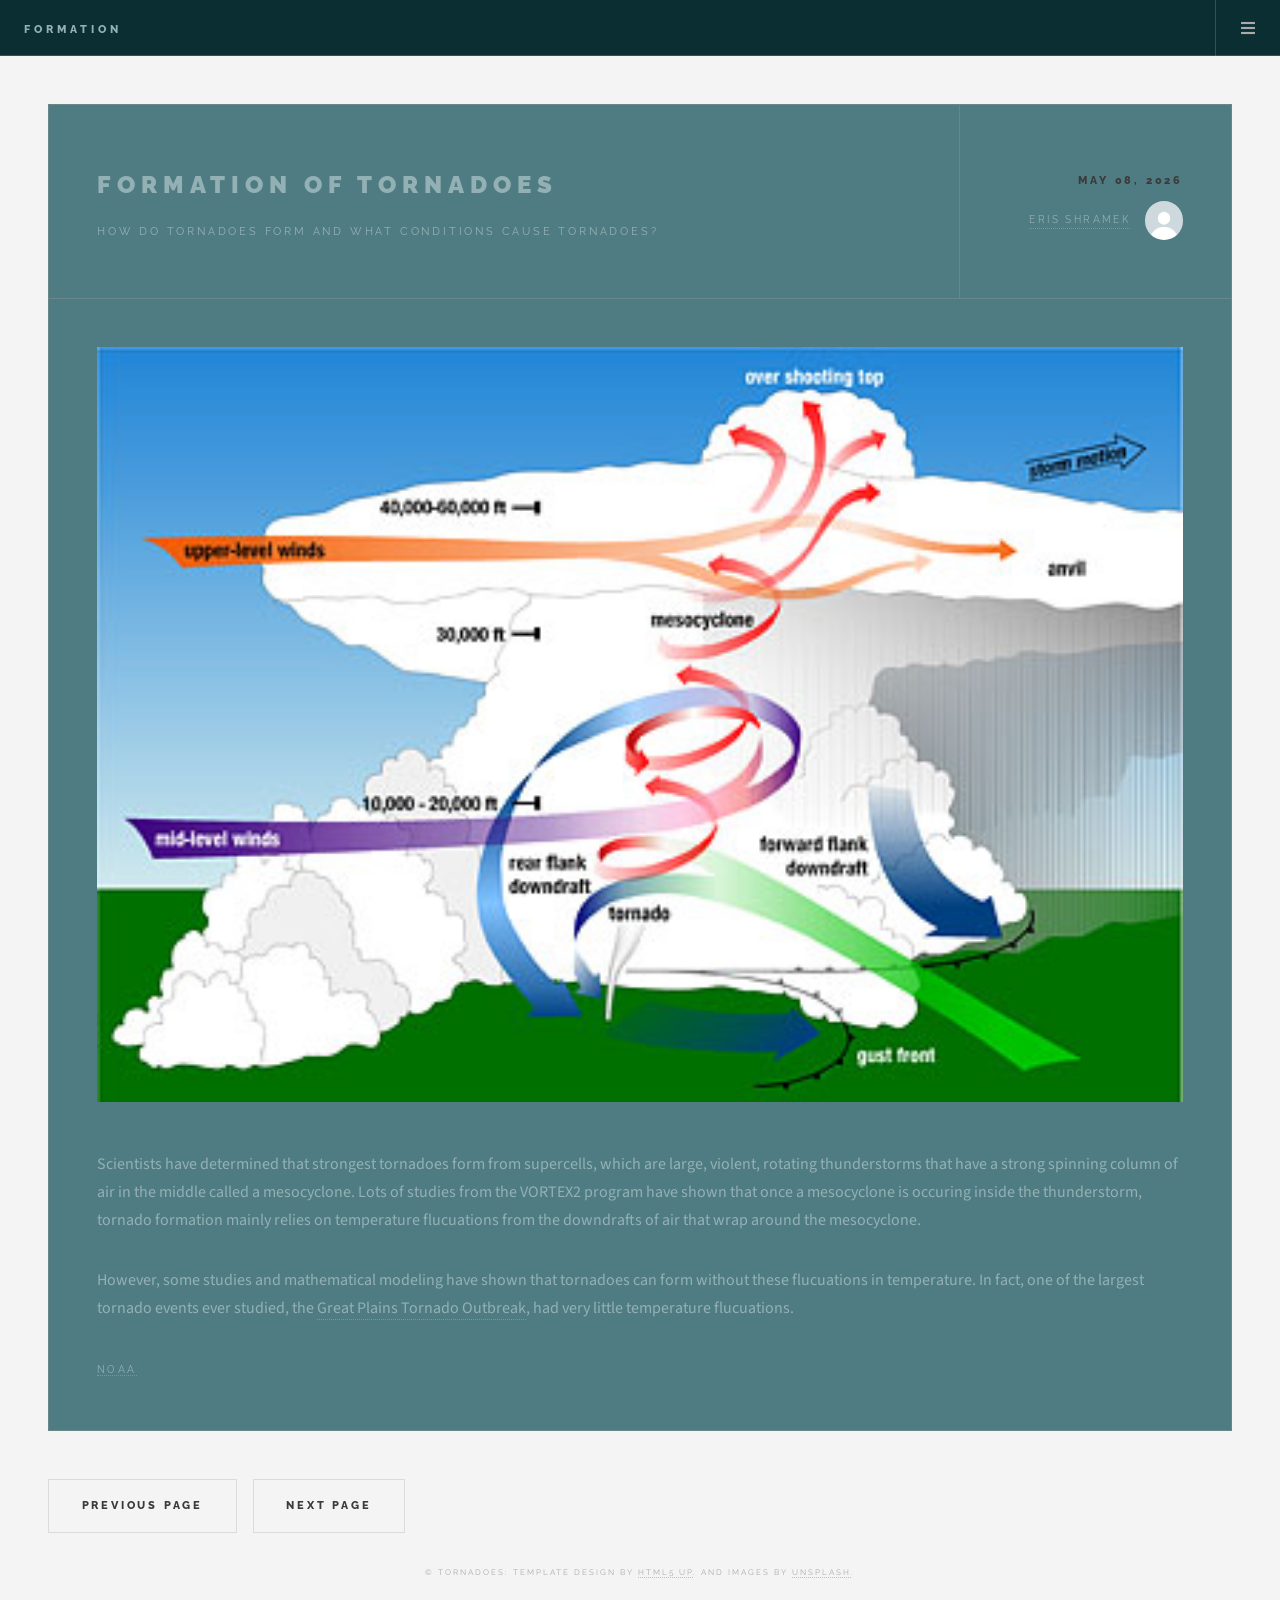
<file: single.html>
<!DOCTYPE HTML>
<!--
	Future Imperfect by HTML5 UP
	html5up.net | @ajlkn
	Free for personal and commercial use under the CCA 3.0 license (html5up.net/license)
-->
<html>
	<head>
		<title>Formation of Tornadoes</title>
		<meta charset="utf-8" />
		<meta name="viewport" content="width=device-width, initial-scale=1, user-scalable=no" />
		<link rel="stylesheet" href="assets/css/main.css" />
	</head>
	<body class="single is-preload">

		<!-- Wrapper -->
			<div id="wrapper">

				<!-- Header -->
					<header id="header">
						<h1><a>Formation</a></h1>
						<nav class="main">
							<ul>
								<li class="menu">
									<a class="fa-bars" href="#menu">Menu</a>
								</li>
							</ul>
						</nav>
					</header>

				<!-- Menu -->
					<section id="menu">

						<!-- Links -->
							<section>
								<ul class="links">
									<li>
										<a href="damages.html">
											<h3>Damages Caused by Tornadoes</h3>
										</a>
									</li>
									<li>
										<a href="categories.html">
											<h3>Categories</h3>
										</a>
									</li>
									<li>
										<a href="hunters.html">
											<h3>Tornado Hunters</h3>
										</a>
									</li>
									<li>
										<a href="index.html">
											<h3>Home</h3>
										</a>
									</li>
								</ul>
							</section>
					</section>

				<!-- Main -->
					<div id="main">

						<!-- Post -->
							<article class="post">
								<header>
									<div class="title">
										<h2><a href="#">Formation of Tornadoes</a></h2>
										<p>How do tornadoes form and what conditions cause tornadoes?</p>
									</div>
									<div class="meta">
										<time class="published" datetime="2026-05-08">May 08, 2026</time>
										<a href="#" class="author"><span class="name">Eris Shramek</span><img src="images/avatar.jpg" alt="" /></a>
									</div>
								</header>
								<span class="image featured"><img src="images/formation diagram.jpg" alt="" /></span>
								<p>Scientists have determined that strongest tornadoes form from supercells, which are large, violent, rotating thunderstorms that have a strong spinning column of air in the middle called a mesocyclone. Lots of studies from the VORTEX2 program have shown that once a mesocyclone is occuring inside the thunderstorm, tornado formation mainly relies on temperature flucuations from the downdrafts of air that wrap around the mesocyclone. </p>
								<p>However, some studies and mathematical modeling have shown that tornadoes can form without these flucuations in temperature. In fact, one of the largest tornado events ever studied, the <a href="https://www.weather.gov/oun/events-19990503" target="_blank">Great Plains Tornado Outbreak</a>, had very little temperature flucuations.</p>
								<footer>
									<ul class="stats">
										<li><a href="https://www.nesdis.noaa.gov/about/k-12-education/severe-weather/what-causes-tornadoes" target="blank">NOAA</a></li>
									</ul>
								</footer>
							</article>

						<!-- Pagination -->
							<ul class="actions pagination">
								<li><a href="index.html" class="button large previous">Previous Page</a></li>
								<li><a href="damages.html" class="button large next">Next Page</a></li>
							</ul>

					</div>

				<!-- Footer -->
					<section id="footer">
						<p class="copyright">&copy; Tornadoes: Template Design by <a href="http://html5up.net">HTML5 UP</a>. And Images by <a href="http://unsplash.com">Unsplash</a>.</p>
					</section>

			</div>

		<!-- Scripts -->
			<script src="assets/js/jquery.min.js"></script>
			<script src="assets/js/browser.min.js"></script>
			<script src="assets/js/breakpoints.min.js"></script>
			<script src="assets/js/util.js"></script>
			<script src="assets/js/main.js"></script>

	</body>
</html>
</file>
<file: assets/css/main.css>
@import url(fontawesome-all.min.css);
@import url("https://fonts.googleapis.com/css?family=Source+Sans+Pro:400,700|Raleway:400,800,900");

/*
	Future Imperfect by HTML5 UP
	html5up.net | @ajlkn
	Free for personal and commercial use under the CCA 3.0 license (html5up.net/license)
*/

html, body, div, span, applet, object,
iframe, h1, h2, h3, h4, h5, h6, p, blockquote,
pre, a, abbr, acronym, address, big, cite,
code, del, dfn, em, img, ins, kbd, q, s, samp,
small, strike, strong, sub, sup, tt, var, b,
u, i, center, dl, dt, dd, ol, ul, li, fieldset,
form, label, legend, table, caption, tbody,
tfoot, thead, tr, th, td, article, aside,
canvas, details, embed, figure, figcaption,
footer, header, hgroup, menu, nav, output, ruby,
section, summary, time, mark, audio, video {
	margin: 0;
	padding: 0;
	border: 0;
	font-size: 100%;
	font: inherit;
	vertical-align: baseline;}

article, aside, details, figcaption, figure,
footer, header, hgroup, menu, nav, section {
	display: block;}

body {
	line-height: 1;
}

ol, ul {
	list-style: none;
}

blockquote, q {
	quotes: none;
}

	blockquote:before, blockquote:after, q:before, q:after {
		content: '';
		content: none;
	}

table {
	border-collapse: collapse;
	border-spacing: 0;
}

body {
	-webkit-text-size-adjust: none;
}

mark {
	background-color: transparent;
	color: inherit;
}

input::-moz-focus-inner {
	border: 0;
	padding: 0;
}

input, select, textarea {
	-moz-appearance: none;
	-webkit-appearance: none;
	-ms-appearance: none;
	appearance: none;
}

/* Basic */

	@-ms-viewport {
		width: device-width;
	}

	body {
		-ms-overflow-style: scrollbar;
	}

	@media screen and (max-width: 480px) {

		html, body {
			min-width: 320px;
		}

	}

	html {
		box-sizing: border-box;
	}

	*, *:before, *:after {
		box-sizing: inherit;
	}

	body {
		background: #f4f4f4;
	}

		body.is-preload *, body.is-preload *:before, body.is-preload *:after {
			-moz-animation: none !important;
			-webkit-animation: none !important;
			-ms-animation: none !important;
			animation: none !important;
			-moz-transition: none !important;
			-webkit-transition: none !important;
			-ms-transition: none !important;
			transition: none !important;
		}

/* HEY YOU SEE THIS RIGHT HERE THIS IS THE LINE THAT CHANGES ALL THE TEXTS COLER VERY IMPORTENT SPENT FOREVER FINDING THIS BRU CHUDDINGTON VVVVV */
 
	body, input, select, textarea {
		color: #93B1B5;
		font-family: "Source Sans Pro", Helvetica, sans-serif;
		font-size: 14pt;
		font-weight: 400;
		line-height: 1.75;
	}

		@media screen and (max-width: 1680px) {

			body, input, select, textarea {
				font-size: 12pt;
			}

		}

		@media screen and (max-width: 1280px) {

			body, input, select, textarea {
				font-size: 12pt;
			}

		}

		@media screen and (max-width: 980px) {

			body, input, select, textarea {
				font-size: 12pt;
			}

		}

		@media screen and (max-width: 736px) {

			body, input, select, textarea {
				font-size: 12pt;
			}

		}

		@media screen and (max-width: 480px) {

			body, input, select, textarea {
				font-size: 12pt;
			}

		}

	a {
		-moz-transition: color 0.2s ease, border-bottom-color 0.2s ease;
		-webkit-transition: color 0.2s ease, border-bottom-color 0.2s ease;
		-ms-transition: color 0.2s ease, border-bottom-color 0.2s ease;
		transition: color 0.2s ease, border-bottom-color 0.2s ease;
		border-bottom: dotted 1px rgba(160, 160, 160, 0.65);
		color: inherit;
		text-decoration: none;
	}

		a:before {
			-moz-transition: color 0.2s ease;
			-webkit-transition: color 0.2s ease;
			-ms-transition: color 0.2s ease;
			transition: color 0.2s ease;
		}

		a:hover {
			border-bottom-color: transparent;
			color: #2ebaae !important;
		}

			a:hover:before {
				color: #2ebaae !important;
			}

	strong, b {
		color: #3c3b3b;
		font-weight: 700;
	}

	em, i {
		font-style: italic;
	}

	p {
		margin: 0 0 2em 0;
	}

	h1, h2, h3, h4, h5, h6 {
		color: #93B1B5;
		font-family: "Raleway", Helvetica, sans-serif;
		font-weight: 800;
		letter-spacing: 0.25em;
		line-height: 1.65;
		margin: 0 0 1em 0;
		text-transform: uppercase;
	}

		h1 a, h2 a, h3 a, h4 a, h5 a, h6 a {
			color: inherit;
			border-bottom: 0;
		}

	h2 {
		font-size: 1.1em;
	}

	h3 {
		font-size: 0.9em;
	}

	h4 {
		font-size: 0.7em;
	}

	h5 {
		font-size: 0.7em;
	}

	h6 {
		font-size: 0.7em;
	}

	sub {
		font-size: 0.8em;
		position: relative;
		top: 0.5em;
	}

	sup {
		font-size: 0.8em;
		position: relative;
		top: -0.5em;
	}

	blockquote {
		border-left: solid 4px rgba(160, 160, 160, 0.3);
		font-style: italic;
		margin: 0 0 2em 0;
		padding: 0.5em 0 0.5em 2em;
	}

	code {
		background: rgba(160, 160, 160, 0.075);
		border: solid 1px rgba(160, 160, 160, 0.3);
		font-family: "Courier New", monospace;
		font-size: 0.9em;
		margin: 0 0.25em;
		padding: 0.25em 0.65em;
	}

	pre {
		-webkit-overflow-scrolling: touch;
		font-family: "Courier New", monospace;
		font-size: 0.9em;
		margin: 0 0 2em 0;
	}

		pre code {
			display: block;
			line-height: 1.75em;
			padding: 1em 1.5em;
			overflow-x: auto;
		}

	hr {
		border: 0;
		border-bottom: solid 1px rgba(160, 160, 160, 0.3);
		margin: 2em 0;
	}

		hr.major {
			margin: 3em 0;
		}

	.align-left {
		text-align: left;
	}

	.align-center {
		text-align: center;
	}

	.align-right {
		text-align: right;
	}

/* Row */

	.row {
		display: flex;
		flex-wrap: wrap;
		box-sizing: border-box;
		align-items: stretch;
	}

		.row > * {
			box-sizing: border-box;
		}

		.row.gtr-uniform > * > :last-child {
			margin-bottom: 0;
		}

		.row.aln-left {
			justify-content: flex-start;
		}

		.row.aln-center {
			justify-content: center;
		}

		.row.aln-right {
			justify-content: flex-end;
		}

		.row.aln-top {
			align-items: flex-start;
		}

		.row.aln-middle {
			align-items: center;
		}

		.row.aln-bottom {
			align-items: flex-end;
		}

		.row > .imp {
			order: -1;
		}

		.row > .col-1 {
			width: 8.33333%;
		}

		.row > .off-1 {
			margin-left: 8.33333%;
		}

		.row > .col-2 {
			width: 16.66667%;
		}

		.row > .off-2 {
			margin-left: 16.66667%;
		}

		.row > .col-3 {
			width: 25%;
		}

		.row > .off-3 {
			margin-left: 25%;
		}

		.row > .col-4 {
			width: 33.33333%;
		}

		.row > .off-4 {
			margin-left: 33.33333%;
		}

		.row > .col-5 {
			width: 41.66667%;
		}

		.row > .off-5 {
			margin-left: 41.66667%;
		}

		.row > .col-6 {
			width: 50%;
		}

		.row > .off-6 {
			margin-left: 50%;
		}

		.row > .col-7 {
			width: 58.33333%;
		}

		.row > .off-7 {
			margin-left: 58.33333%;
		}

		.row > .col-8 {
			width: 66.66667%;
		}

		.row > .off-8 {
			margin-left: 66.66667%;
		}

		.row > .col-9 {
			width: 75%;
		}

		.row > .off-9 {
			margin-left: 75%;
		}

		.row > .col-10 {
			width: 83.33333%;
		}

		.row > .off-10 {
			margin-left: 83.33333%;
		}

		.row > .col-11 {
			width: 91.66667%;
		}

		.row > .off-11 {
			margin-left: 91.66667%;
		}

		.row > .col-12 {
			width: 100%;
		}

		.row > .off-12 {
			margin-left: 100%;
		}

		.row.gtr-0 {
			margin-top: 0;
			margin-left: 0em;
		}

			.row.gtr-0 > * {
				padding: 0 0 0 0em;
			}

			.row.gtr-0.gtr-uniform {
				margin-top: 0em;
			}

				.row.gtr-0.gtr-uniform > * {
					padding-top: 0em;
				}

		.row.gtr-25 {
			margin-top: 0;
			margin-left: -0.25em;
		}

			.row.gtr-25 > * {
				padding: 0 0 0 0.25em;
			}

			.row.gtr-25.gtr-uniform {
				margin-top: -0.25em;
			}

				.row.gtr-25.gtr-uniform > * {
					padding-top: 0.25em;
				}

		.row.gtr-50 {
			margin-top: 0;
			margin-left: -0.5em;
		}

			.row.gtr-50 > * {
				padding: 0 0 0 0.5em;
			}

			.row.gtr-50.gtr-uniform {
				margin-top: -0.5em;
			}

				.row.gtr-50.gtr-uniform > * {
					padding-top: 0.5em;
				}

		.row {
			margin-top: 0;
			margin-left: -1em;
		}

			.row > * {
				padding: 0 0 0 1em;
			}

			.row.gtr-uniform {
				margin-top: -1em;
			}

				.row.gtr-uniform > * {
					padding-top: 1em;
				}

		.row.gtr-150 {
			margin-top: 0;
			margin-left: -1.5em;
		}

			.row.gtr-150 > * {
				padding: 0 0 0 1.5em;
			}

			.row.gtr-150.gtr-uniform {
				margin-top: -1.5em;
			}

				.row.gtr-150.gtr-uniform > * {
					padding-top: 1.5em;
				}

		.row.gtr-200 {
			margin-top: 0;
			margin-left: -2em;
		}

			.row.gtr-200 > * {
				padding: 0 0 0 2em;
			}

			.row.gtr-200.gtr-uniform {
				margin-top: -2em;
			}

				.row.gtr-200.gtr-uniform > * {
					padding-top: 2em;
				}

		@media screen and (max-width: 1680px) {

			.row {
				display: flex;
				flex-wrap: wrap;
				box-sizing: border-box;
				align-items: stretch;
			}

				.row > * {
					box-sizing: border-box;
				}

				.row.gtr-uniform > * > :last-child {
					margin-bottom: 0;
				}

				.row.aln-left {
					justify-content: flex-start;
				}

				.row.aln-center {
					justify-content: center;
				}

				.row.aln-right {
					justify-content: flex-end;
				}

				.row.aln-top {
					align-items: flex-start;
				}

				.row.aln-middle {
					align-items: center;
				}

				.row.aln-bottom {
					align-items: flex-end;
				}

				.row > .imp-xlarge {
					order: -1;
				}

				.row > .col-1-xlarge {
					width: 8.33333%;
				}

				.row > .off-1-xlarge {
					margin-left: 8.33333%;
				}

				.row > .col-2-xlarge {
					width: 16.66667%;
				}

				.row > .off-2-xlarge {
					margin-left: 16.66667%;
				}

				.row > .col-3-xlarge {
					width: 25%;
				}

				.row > .off-3-xlarge {
					margin-left: 25%;
				}

				.row > .col-4-xlarge {
					width: 33.33333%;
				}

				.row > .off-4-xlarge {
					margin-left: 33.33333%;
				}

				.row > .col-5-xlarge {
					width: 41.66667%;
				}

				.row > .off-5-xlarge {
					margin-left: 41.66667%;
				}

				.row > .col-6-xlarge {
					width: 50%;
				}

				.row > .off-6-xlarge {
					margin-left: 50%;
				}

				.row > .col-7-xlarge {
					width: 58.33333%;
				}

				.row > .off-7-xlarge {
					margin-left: 58.33333%;
				}

				.row > .col-8-xlarge {
					width: 66.66667%;
				}

				.row > .off-8-xlarge {
					margin-left: 66.66667%;
				}

				.row > .col-9-xlarge {
					width: 75%;
				}

				.row > .off-9-xlarge {
					margin-left: 75%;
				}

				.row > .col-10-xlarge {
					width: 83.33333%;
				}

				.row > .off-10-xlarge {
					margin-left: 83.33333%;
				}

				.row > .col-11-xlarge {
					width: 91.66667%;
				}

				.row > .off-11-xlarge {
					margin-left: 91.66667%;
				}

				.row > .col-12-xlarge {
					width: 100%;
				}

				.row > .off-12-xlarge {
					margin-left: 100%;
				}

				.row.gtr-0 {
					margin-top: 0;
					margin-left: 0em;
				}

					.row.gtr-0 > * {
						padding: 0 0 0 0em;
					}

					.row.gtr-0.gtr-uniform {
						margin-top: 0em;
					}

						.row.gtr-0.gtr-uniform > * {
							padding-top: 0em;
						}

				.row.gtr-25 {
					margin-top: 0;
					margin-left: -0.25em;
				}

					.row.gtr-25 > * {
						padding: 0 0 0 0.25em;
					}

					.row.gtr-25.gtr-uniform {
						margin-top: -0.25em;
					}

						.row.gtr-25.gtr-uniform > * {
							padding-top: 0.25em;
						}

				.row.gtr-50 {
					margin-top: 0;
					margin-left: -0.5em;
				}

					.row.gtr-50 > * {
						padding: 0 0 0 0.5em;
					}

					.row.gtr-50.gtr-uniform {
						margin-top: -0.5em;
					}

						.row.gtr-50.gtr-uniform > * {
							padding-top: 0.5em;
						}

				.row {
					margin-top: 0;
					margin-left: -1em;
				}

					.row > * {
						padding: 0 0 0 1em;
					}

					.row.gtr-uniform {
						margin-top: -1em;
					}

						.row.gtr-uniform > * {
							padding-top: 1em;
						}

				.row.gtr-150 {
					margin-top: 0;
					margin-left: -1.5em;
				}

					.row.gtr-150 > * {
						padding: 0 0 0 1.5em;
					}

					.row.gtr-150.gtr-uniform {
						margin-top: -1.5em;
					}

						.row.gtr-150.gtr-uniform > * {
							padding-top: 1.5em;
						}

				.row.gtr-200 {
					margin-top: 0;
					margin-left: -2em;
				}

					.row.gtr-200 > * {
						padding: 0 0 0 2em;
					}

					.row.gtr-200.gtr-uniform {
						margin-top: -2em;
					}

						.row.gtr-200.gtr-uniform > * {
							padding-top: 2em;
						}

		}

		@media screen and (max-width: 1280px) {

			.row {
				display: flex;
				flex-wrap: wrap;
				box-sizing: border-box;
				align-items: stretch;
			}

				.row > * {
					box-sizing: border-box;
				}

				.row.gtr-uniform > * > :last-child {
					margin-bottom: 0;
				}

				.row.aln-left {
					justify-content: flex-start;
				}

				.row.aln-center {
					justify-content: center;
				}

				.row.aln-right {
					justify-content: flex-end;
				}

				.row.aln-top {
					align-items: flex-start;
				}

				.row.aln-middle {
					align-items: center;
				}

				.row.aln-bottom {
					align-items: flex-end;
				}

				.row > .imp-large {
					order: -1;
				}

				.row > .col-1-large {
					width: 8.33333%;
				}

				.row > .off-1-large {
					margin-left: 8.33333%;
				}

				.row > .col-2-large {
					width: 16.66667%;
				}

				.row > .off-2-large {
					margin-left: 16.66667%;
				}

				.row > .col-3-large {
					width: 25%;
				}

				.row > .off-3-large {
					margin-left: 25%;
				}

				.row > .col-4-large {
					width: 33.33333%;
				}

				.row > .off-4-large {
					margin-left: 33.33333%;
				}

				.row > .col-5-large {
					width: 41.66667%;
				}

				.row > .off-5-large {
					margin-left: 41.66667%;
				}

				.row > .col-6-large {
					width: 50%;
				}

				.row > .off-6-large {
					margin-left: 50%;
				}

				.row > .col-7-large {
					width: 58.33333%;
				}

				.row > .off-7-large {
					margin-left: 58.33333%;
				}

				.row > .col-8-large {
					width: 66.66667%;
				}

				.row > .off-8-large {
					margin-left: 66.66667%;
				}

				.row > .col-9-large {
					width: 75%;
				}

				.row > .off-9-large {
					margin-left: 75%;
				}

				.row > .col-10-large {
					width: 83.33333%;
				}

				.row > .off-10-large {
					margin-left: 83.33333%;
				}

				.row > .col-11-large {
					width: 91.66667%;
				}

				.row > .off-11-large {
					margin-left: 91.66667%;
				}

				.row > .col-12-large {
					width: 100%;
				}

				.row > .off-12-large {
					margin-left: 100%;
				}

				.row.gtr-0 {
					margin-top: 0;
					margin-left: 0em;
				}

					.row.gtr-0 > * {
						padding: 0 0 0 0em;
					}

					.row.gtr-0.gtr-uniform {
						margin-top: 0em;
					}

						.row.gtr-0.gtr-uniform > * {
							padding-top: 0em;
						}

				.row.gtr-25 {
					margin-top: 0;
					margin-left: -0.25em;
				}

					.row.gtr-25 > * {
						padding: 0 0 0 0.25em;
					}

					.row.gtr-25.gtr-uniform {
						margin-top: -0.25em;
					}

						.row.gtr-25.gtr-uniform > * {
							padding-top: 0.25em;
						}

				.row.gtr-50 {
					margin-top: 0;
					margin-left: -0.5em;
				}

					.row.gtr-50 > * {
						padding: 0 0 0 0.5em;
					}

					.row.gtr-50.gtr-uniform {
						margin-top: -0.5em;
					}

						.row.gtr-50.gtr-uniform > * {
							padding-top: 0.5em;
						}

				.row {
					margin-top: 0;
					margin-left: -1em;
				}

					.row > * {
						padding: 0 0 0 1em;
					}

					.row.gtr-uniform {
						margin-top: -1em;
					}

						.row.gtr-uniform > * {
							padding-top: 1em;
						}

				.row.gtr-150 {
					margin-top: 0;
					margin-left: -1.5em;
				}

					.row.gtr-150 > * {
						padding: 0 0 0 1.5em;
					}

					.row.gtr-150.gtr-uniform {
						margin-top: -1.5em;
					}

						.row.gtr-150.gtr-uniform > * {
							padding-top: 1.5em;
						}

				.row.gtr-200 {
					margin-top: 0;
					margin-left: -2em;
				}

					.row.gtr-200 > * {
						padding: 0 0 0 2em;
					}

					.row.gtr-200.gtr-uniform {
						margin-top: -2em;
					}

						.row.gtr-200.gtr-uniform > * {
							padding-top: 2em;
						}

		}

		@media screen and (max-width: 980px) {

			.row {
				display: flex;
				flex-wrap: wrap;
				box-sizing: border-box;
				align-items: stretch;
			}

				.row > * {
					box-sizing: border-box;
				}

				.row.gtr-uniform > * > :last-child {
					margin-bottom: 0;
				}

				.row.aln-left {
					justify-content: flex-start;
				}

				.row.aln-center {
					justify-content: center;
				}

				.row.aln-right {
					justify-content: flex-end;
				}

				.row.aln-top {
					align-items: flex-start;
				}

				.row.aln-middle {
					align-items: center;
				}

				.row.aln-bottom {
					align-items: flex-end;
				}

				.row > .imp-medium {
					order: -1;
				}

				.row > .col-1-medium {
					width: 8.33333%;
				}

				.row > .off-1-medium {
					margin-left: 8.33333%;
				}

				.row > .col-2-medium {
					width: 16.66667%;
				}

				.row > .off-2-medium {
					margin-left: 16.66667%;
				}

				.row > .col-3-medium {
					width: 25%;
				}

				.row > .off-3-medium {
					margin-left: 25%;
				}

				.row > .col-4-medium {
					width: 33.33333%;
				}

				.row > .off-4-medium {
					margin-left: 33.33333%;
				}

				.row > .col-5-medium {
					width: 41.66667%;
				}

				.row > .off-5-medium {
					margin-left: 41.66667%;
				}

				.row > .col-6-medium {
					width: 50%;
				}

				.row > .off-6-medium {
					margin-left: 50%;
				}

				.row > .col-7-medium {
					width: 58.33333%;
				}

				.row > .off-7-medium {
					margin-left: 58.33333%;
				}

				.row > .col-8-medium {
					width: 66.66667%;
				}

				.row > .off-8-medium {
					margin-left: 66.66667%;
				}

				.row > .col-9-medium {
					width: 75%;
				}

				.row > .off-9-medium {
					margin-left: 75%;
				}

				.row > .col-10-medium {
					width: 83.33333%;
				}

				.row > .off-10-medium {
					margin-left: 83.33333%;
				}

				.row > .col-11-medium {
					width: 91.66667%;
				}

				.row > .off-11-medium {
					margin-left: 91.66667%;
				}

				.row > .col-12-medium {
					width: 100%;
				}

				.row > .off-12-medium {
					margin-left: 100%;
				}

				.row.gtr-0 {
					margin-top: 0;
					margin-left: 0em;
				}

					.row.gtr-0 > * {
						padding: 0 0 0 0em;
					}

					.row.gtr-0.gtr-uniform {
						margin-top: 0em;
					}

						.row.gtr-0.gtr-uniform > * {
							padding-top: 0em;
						}

				.row.gtr-25 {
					margin-top: 0;
					margin-left: -0.25em;
				}

					.row.gtr-25 > * {
						padding: 0 0 0 0.25em;
					}

					.row.gtr-25.gtr-uniform {
						margin-top: -0.25em;
					}

						.row.gtr-25.gtr-uniform > * {
							padding-top: 0.25em;
						}

				.row.gtr-50 {
					margin-top: 0;
					margin-left: -0.5em;
				}

					.row.gtr-50 > * {
						padding: 0 0 0 0.5em;
					}

					.row.gtr-50.gtr-uniform {
						margin-top: -0.5em;
					}

						.row.gtr-50.gtr-uniform > * {
							padding-top: 0.5em;
						}

				.row {
					margin-top: 0;
					margin-left: -1em;
				}

					.row > * {
						padding: 0 0 0 1em;
					}

					.row.gtr-uniform {
						margin-top: -1em;
					}

						.row.gtr-uniform > * {
							padding-top: 1em;
						}

				.row.gtr-150 {
					margin-top: 0;
					margin-left: -1.5em;
				}

					.row.gtr-150 > * {
						padding: 0 0 0 1.5em;
					}

					.row.gtr-150.gtr-uniform {
						margin-top: -1.5em;
					}

						.row.gtr-150.gtr-uniform > * {
							padding-top: 1.5em;
						}

				.row.gtr-200 {
					margin-top: 0;
					margin-left: -2em;
				}

					.row.gtr-200 > * {
						padding: 0 0 0 2em;
					}

					.row.gtr-200.gtr-uniform {
						margin-top: -2em;
					}

						.row.gtr-200.gtr-uniform > * {
							padding-top: 2em;
						}

		}

		@media screen and (max-width: 736px) {

			.row {
				display: flex;
				flex-wrap: wrap;
				box-sizing: border-box;
				align-items: stretch;
			}

				.row > * {
					box-sizing: border-box;
				}

				.row.gtr-uniform > * > :last-child {
					margin-bottom: 0;
				}

				.row.aln-left {
					justify-content: flex-start;
				}

				.row.aln-center {
					justify-content: center;
				}

				.row.aln-right {
					justify-content: flex-end;
				}

				.row.aln-top {
					align-items: flex-start;
				}

				.row.aln-middle {
					align-items: center;
				}

				.row.aln-bottom {
					align-items: flex-end;
				}

				.row > .imp-small {
					order: -1;
				}

				.row > .col-1-small {
					width: 8.33333%;
				}

				.row > .off-1-small {
					margin-left: 8.33333%;
				}

				.row > .col-2-small {
					width: 16.66667%;
				}

				.row > .off-2-small {
					margin-left: 16.66667%;
				}

				.row > .col-3-small {
					width: 25%;
				}

				.row > .off-3-small {
					margin-left: 25%;
				}

				.row > .col-4-small {
					width: 33.33333%;
				}

				.row > .off-4-small {
					margin-left: 33.33333%;
				}

				.row > .col-5-small {
					width: 41.66667%;
				}

				.row > .off-5-small {
					margin-left: 41.66667%;
				}

				.row > .col-6-small {
					width: 50%;
				}

				.row > .off-6-small {
					margin-left: 50%;
				}

				.row > .col-7-small {
					width: 58.33333%;
				}

				.row > .off-7-small {
					margin-left: 58.33333%;
				}

				.row > .col-8-small {
					width: 66.66667%;
				}

				.row > .off-8-small {
					margin-left: 66.66667%;
				}

				.row > .col-9-small {
					width: 75%;
				}

				.row > .off-9-small {
					margin-left: 75%;
				}

				.row > .col-10-small {
					width: 83.33333%;
				}

				.row > .off-10-small {
					margin-left: 83.33333%;
				}

				.row > .col-11-small {
					width: 91.66667%;
				}

				.row > .off-11-small {
					margin-left: 91.66667%;
				}

				.row > .col-12-small {
					width: 100%;
				}

				.row > .off-12-small {
					margin-left: 100%;
				}

				.row.gtr-0 {
					margin-top: 0;
					margin-left: 0em;
				}

					.row.gtr-0 > * {
						padding: 0 0 0 0em;
					}

					.row.gtr-0.gtr-uniform {
						margin-top: 0em;
					}

						.row.gtr-0.gtr-uniform > * {
							padding-top: 0em;
						}

				.row.gtr-25 {
					margin-top: 0;
					margin-left: -0.25em;
				}

					.row.gtr-25 > * {
						padding: 0 0 0 0.25em;
					}

					.row.gtr-25.gtr-uniform {
						margin-top: -0.25em;
					}

						.row.gtr-25.gtr-uniform > * {
							padding-top: 0.25em;
						}

				.row.gtr-50 {
					margin-top: 0;
					margin-left: -0.5em;
				}

					.row.gtr-50 > * {
						padding: 0 0 0 0.5em;
					}

					.row.gtr-50.gtr-uniform {
						margin-top: -0.5em;
					}

						.row.gtr-50.gtr-uniform > * {
							padding-top: 0.5em;
						}

				.row {
					margin-top: 0;
					margin-left: -1em;
				}

					.row > * {
						padding: 0 0 0 1em;
					}

					.row.gtr-uniform {
						margin-top: -1em;
					}

						.row.gtr-uniform > * {
							padding-top: 1em;
						}

				.row.gtr-150 {
					margin-top: 0;
					margin-left: -1.5em;
				}

					.row.gtr-150 > * {
						padding: 0 0 0 1.5em;
					}

					.row.gtr-150.gtr-uniform {
						margin-top: -1.5em;
					}

						.row.gtr-150.gtr-uniform > * {
							padding-top: 1.5em;
						}

				.row.gtr-200 {
					margin-top: 0;
					margin-left: -2em;
				}

					.row.gtr-200 > * {
						padding: 0 0 0 2em;
					}

					.row.gtr-200.gtr-uniform {
						margin-top: -2em;
					}

						.row.gtr-200.gtr-uniform > * {
							padding-top: 2em;
						}

		}

		@media screen and (max-width: 480px) {

			.row {
				display: flex;
				flex-wrap: wrap;
				box-sizing: border-box;
				align-items: stretch;
			}

				.row > * {
					box-sizing: border-box;
				}

				.row.gtr-uniform > * > :last-child {
					margin-bottom: 0;
				}

				.row.aln-left {
					justify-content: flex-start;
				}

				.row.aln-center {
					justify-content: center;
				}

				.row.aln-right {
					justify-content: flex-end;
				}

				.row.aln-top {
					align-items: flex-start;
				}

				.row.aln-middle {
					align-items: center;
				}

				.row.aln-bottom {
					align-items: flex-end;
				}

				.row > .imp-xsmall {
					order: -1;
				}

				.row > .col-1-xsmall {
					width: 8.33333%;
				}

				.row > .off-1-xsmall {
					margin-left: 8.33333%;
				}

				.row > .col-2-xsmall {
					width: 16.66667%;
				}

				.row > .off-2-xsmall {
					margin-left: 16.66667%;
				}

				.row > .col-3-xsmall {
					width: 25%;
				}

				.row > .off-3-xsmall {
					margin-left: 25%;
				}

				.row > .col-4-xsmall {
					width: 33.33333%;
				}

				.row > .off-4-xsmall {
					margin-left: 33.33333%;
				}

				.row > .col-5-xsmall {
					width: 41.66667%;
				}

				.row > .off-5-xsmall {
					margin-left: 41.66667%;
				}

				.row > .col-6-xsmall {
					width: 50%;
				}

				.row > .off-6-xsmall {
					margin-left: 50%;
				}

				.row > .col-7-xsmall {
					width: 58.33333%;
				}

				.row > .off-7-xsmall {
					margin-left: 58.33333%;
				}

				.row > .col-8-xsmall {
					width: 66.66667%;
				}

				.row > .off-8-xsmall {
					margin-left: 66.66667%;
				}

				.row > .col-9-xsmall {
					width: 75%;
				}

				.row > .off-9-xsmall {
					margin-left: 75%;
				}

				.row > .col-10-xsmall {
					width: 83.33333%;
				}

				.row > .off-10-xsmall {
					margin-left: 83.33333%;
				}

				.row > .col-11-xsmall {
					width: 91.66667%;
				}

				.row > .off-11-xsmall {
					margin-left: 91.66667%;
				}

				.row > .col-12-xsmall {
					width: 100%;
				}

				.row > .off-12-xsmall {
					margin-left: 100%;
				}

				.row.gtr-0 {
					margin-top: 0;
					margin-left: 0em;
				}

					.row.gtr-0 > * {
						padding: 0 0 0 0em;
					}

					.row.gtr-0.gtr-uniform {
						margin-top: 0em;
					}

						.row.gtr-0.gtr-uniform > * {
							padding-top: 0em;
						}

				.row.gtr-25 {
					margin-top: 0;
					margin-left: -0.25em;
				}

					.row.gtr-25 > * {
						padding: 0 0 0 0.25em;
					}

					.row.gtr-25.gtr-uniform {
						margin-top: -0.25em;
					}

						.row.gtr-25.gtr-uniform > * {
							padding-top: 0.25em;
						}

				.row.gtr-50 {
					margin-top: 0;
					margin-left: -0.5em;
				}

					.row.gtr-50 > * {
						padding: 0 0 0 0.5em;
					}

					.row.gtr-50.gtr-uniform {
						margin-top: -0.5em;
					}

						.row.gtr-50.gtr-uniform > * {
							padding-top: 0.5em;
						}

				.row {
					margin-top: 0;
					margin-left: -1em;
				}

					.row > * {
						padding: 0 0 0 1em;
					}

					.row.gtr-uniform {
						margin-top: -1em;
					}

						.row.gtr-uniform > * {
							padding-top: 1em;
						}

				.row.gtr-150 {
					margin-top: 0;
					margin-left: -1.5em;
				}

					.row.gtr-150 > * {
						padding: 0 0 0 1.5em;
					}

					.row.gtr-150.gtr-uniform {
						margin-top: -1.5em;
					}

						.row.gtr-150.gtr-uniform > * {
							padding-top: 1.5em;
						}

				.row.gtr-200 {
					margin-top: 0;
					margin-left: -2em;
				}

					.row.gtr-200 > * {
						padding: 0 0 0 2em;
					}

					.row.gtr-200.gtr-uniform {
						margin-top: -2em;
					}

						.row.gtr-200.gtr-uniform > * {
							padding-top: 2em;
						}

		}

/* Author */

	.author {
		display: -moz-flex;
		display: -webkit-flex;
		display: -ms-flex;
		display: flex;
		-moz-flex-direction: row;
		-webkit-flex-direction: row;
		-ms-flex-direction: row;
		flex-direction: row;
		-moz-align-items: center;
		-webkit-align-items: center;
		-ms-align-items: center;
		align-items: center;
		-moz-justify-content: -moz-flex-end;
		-webkit-justify-content: -webkit-flex-end;
		-ms-justify-content: -ms-flex-end;
		justify-content: flex-end;
		border-bottom: 0;
		font-family: "Raleway", Helvetica, sans-serif;
		font-size: 0.6em;
		font-weight: 400;
		letter-spacing: 0.25em;
		text-transform: uppercase;
		white-space: nowrap;
	}

		.author .name {
			-moz-transition: border-bottom-color 0.2s ease;
			-webkit-transition: border-bottom-color 0.2s ease;
			-ms-transition: border-bottom-color 0.2s ease;
			transition: border-bottom-color 0.2s ease;
			border-bottom: dotted 1px rgba(160, 160, 160, 0.65);
			display: block;
			margin: 0 1.5em 0 0;
		}

		.author img {
			border-radius: 100%;
			display: block;
			width: 4em;
		}

		.author:hover .name {
			border-bottom-color: transparent;
		}

/* Blurb */

	.blurb h2 {
		font-size: 0.8em;
		margin: 0 0 1.5em 0;
	}

	.blurb h3 {
		font-size: 0.7em;
	}

	.blurb p {
		font-size: 0.9em;
	}

/* Box */

	.box {
		border: solid 1px rgba(160, 160, 160, 0.3);
		margin-bottom: 2em;
		padding: 1.5em;
	}

		.box > :last-child,
		.box > :last-child > :last-child,
		.box > :last-child > :last-child > :last-child {
			margin-bottom: 0;
		}

		.box.alt {
			border: 0;
			border-radius: 0;
			padding: 0;
		}

/* Button */

	input[type="submit"],
	input[type="reset"],
	input[type="button"],
	button,
	.button {
		-moz-appearance: none;
		-webkit-appearance: none;
		-ms-appearance: none;
		appearance: none;
		-moz-transition: background-color 0.2s ease, box-shadow 0.2s ease, color 0.2s ease;
		-webkit-transition: background-color 0.2s ease, box-shadow 0.2s ease, color 0.2s ease;
		-ms-transition: background-color 0.2s ease, box-shadow 0.2s ease, color 0.2s ease;
		transition: background-color 0.2s ease, box-shadow 0.2s ease, color 0.2s ease;
		background-color: transparent;
		border: 0;
		box-shadow: inset 0 0 0 1px rgba(160, 160, 160, 0.3);
		color: #3c3b3b !important;
		cursor: pointer;
		display: inline-block;
		font-family: "Raleway", Helvetica, sans-serif;
		font-size: 0.6em;
		font-weight: 800;
		height: 4.8125em;
		letter-spacing: 0.25em;
		line-height: 4.8125em;
		padding: 0 2.5em;
		text-align: center;
		text-decoration: none;
		text-transform: uppercase;
		white-space: nowrap;
	}

		input[type="submit"]:hover,
		input[type="reset"]:hover,
		input[type="button"]:hover,
		button:hover,
		.button:hover {
			box-shadow: inset 0 0 0 1px #2ebaae;
			color: #2ebaae !important;
		}

			input[type="submit"]:hover:active,
			input[type="reset"]:hover:active,
			input[type="button"]:hover:active,
			button:hover:active,
			.button:hover:active {
				background-color: rgba(46, 186, 174, 0.05);
			}

		input[type="submit"]:before, input[type="submit"]:after,
		input[type="reset"]:before,
		input[type="reset"]:after,
		input[type="button"]:before,
		input[type="button"]:after,
		button:before,
		button:after,
		.button:before,
		.button:after {
			color: #aaaaaa;
			position: relative;
		}

		input[type="submit"]:before,
		input[type="reset"]:before,
		input[type="button"]:before,
		button:before,
		.button:before {
			left: -1em;
			padding: 0 0 0 0.75em;
		}

		input[type="submit"]:after,
		input[type="reset"]:after,
		input[type="button"]:after,
		button:after,
		.button:after {
			left: 1em;
			padding: 0 0.75em 0 0;
		}

		input[type="submit"].fit,
		input[type="reset"].fit,
		input[type="button"].fit,
		button.fit,
		.button.fit {
			width: 100%;
		}

		input[type="submit"].large,
		input[type="reset"].large,
		input[type="button"].large,
		button.large,
		.button.large {
			font-size: 0.7em;
			padding: 0 3em;
		}

		input[type="submit"].small,
		input[type="reset"].small,
		input[type="button"].small,
		button.small,
		.button.small {
			font-size: 0.5em;
		}

		input[type="submit"].disabled, input[type="submit"]:disabled,
		input[type="reset"].disabled,
		input[type="reset"]:disabled,
		input[type="button"].disabled,
		input[type="button"]:disabled,
		button.disabled,
		button:disabled,
		.button.disabled,
		.button:disabled {
			pointer-events: none;
			color: rgba(160, 160, 160, 0.3) !important;
		}

			input[type="submit"].disabled:before, input[type="submit"]:disabled:before,
			input[type="reset"].disabled:before,
			input[type="reset"]:disabled:before,
			input[type="button"].disabled:before,
			input[type="button"]:disabled:before,
			button.disabled:before,
			button:disabled:before,
			.button.disabled:before,
			.button:disabled:before {
				color: rgba(160, 160, 160, 0.3) !important;
			}

/* Form */

	form {
		margin: 0 0 2em 0;
	}

		form.search {
			text-decoration: none;
			position: relative;
		}

			form.search:before {
				-moz-osx-font-smoothing: grayscale;
				-webkit-font-smoothing: antialiased;
				display: inline-block;
				font-style: normal;
				font-variant: normal;
				text-rendering: auto;
				line-height: 1;
				text-transform: none !important;
				font-family: 'Font Awesome 5 Free';
				font-weight: 900;
			}

			form.search:before {
				color: #aaaaaa;
				content: '\f002';
				display: block;
				height: 2.75em;
				left: 0;
				line-height: 2.75em;
				position: absolute;
				text-align: center;
				top: 0;
				width: 2.5em;
			}

			form.search > input:first-child {
				padding-left: 2.5em;
			}

	label {
		color: #3c3b3b;
		display: block;
		font-size: 0.9em;
		font-weight: 700;
		margin: 0 0 1em 0;
	}

	input[type="text"],
	input[type="password"],
	input[type="email"],
	input[type="tel"],
	select,
	textarea {
		-moz-appearance: none;
		-webkit-appearance: none;
		-ms-appearance: none;
		appearance: none;
		background: rgba(160, 160, 160, 0.075);
		border: none;
		border: solid 1px rgba(160, 160, 160, 0.3);
		border-radius: 0;
		color: inherit;
		display: block;
		outline: 0;
		padding: 0 1em;
		text-decoration: none;
		width: 100%;
	}

		input[type="text"]:invalid,
		input[type="password"]:invalid,
		input[type="email"]:invalid,
		input[type="tel"]:invalid,
		select:invalid,
		textarea:invalid {
			box-shadow: none;
		}

		input[type="text"]:focus,
		input[type="password"]:focus,
		input[type="email"]:focus,
		input[type="tel"]:focus,
		select:focus,
		textarea:focus {
			border-color: #2ebaae;
			box-shadow: inset 0 0 0 1px #2ebaae;
		}

	.select-wrapper {
		text-decoration: none;
		display: block;
		position: relative;
	}

		.select-wrapper:before {
			-moz-osx-font-smoothing: grayscale;
			-webkit-font-smoothing: antialiased;
			display: inline-block;
			font-style: normal;
			font-variant: normal;
			text-rendering: auto;
			line-height: 1;
			text-transform: none !important;
			font-family: 'Font Awesome 5 Free';
			font-weight: 900;
		}

		.select-wrapper:before {
			color: rgba(160, 160, 160, 0.3);
			content: '\f078';
			display: block;
			height: 2.75em;
			line-height: 2.75em;
			pointer-events: none;
			position: absolute;
			right: 0;
			text-align: center;
			top: 0;
			width: 2.75em;
		}

		.select-wrapper select::-ms-expand {
			display: none;
		}

	select {
		background-image: url("data:image/svg+xml;charset=utf8,%3Csvg xmlns='http://www.w3.org/2000/svg' width='40' height='40' preserveAspectRatio='none' viewBox='0 0 40 40'%3E%3Cpath d='M9.4,12.3l10.4,10.4l10.4-10.4c0.2-0.2,0.5-0.4,0.9-0.4c0.3,0,0.6,0.1,0.9,0.4l3.3,3.3c0.2,0.2,0.4,0.5,0.4,0.9 c0,0.4-0.1,0.6-0.4,0.9L20.7,31.9c-0.2,0.2-0.5,0.4-0.9,0.4c-0.3,0-0.6-0.1-0.9-0.4L4.3,17.3c-0.2-0.2-0.4-0.5-0.4-0.9 c0-0.4,0.1-0.6,0.4-0.9l3.3-3.3c0.2-0.2,0.5-0.4,0.9-0.4S9.1,12.1,9.4,12.3z' fill='rgba(160, 160, 160, 0.3)' /%3E%3C/svg%3E");
		background-size: 1.25rem;
		background-repeat: no-repeat;
		background-position: calc(100% - 1rem) center;
		height: 2.75em;
		padding-right: 2.75em;
		text-overflow: ellipsis;
	}

		select option {
			color: #3c3b3b;
			background: #ffffff;
		}

		select:focus::-ms-value {
			background-color: transparent;
		}

		select::-ms-expand {
			display: none;
		}

	input[type="text"],
	input[type="password"],
	input[type="email"],
	select {
		height: 2.75em;
	}

	textarea {
		padding: 0.75em 1em;
	}

	input[type="checkbox"],
	input[type="radio"] {
		-moz-appearance: none;
		-webkit-appearance: none;
		-ms-appearance: none;
		appearance: none;
		display: block;
		float: left;
		margin-right: -2em;
		opacity: 0;
		width: 1em;
		z-index: -1;
	}

		input[type="checkbox"] + label,
		input[type="radio"] + label {
			text-decoration: none;
			color: #646464;
			cursor: pointer;
			display: inline-block;
			font-size: 1em;
			font-weight: 400;
			padding-left: 2.4em;
			padding-right: 0.75em;
			position: relative;
		}

			input[type="checkbox"] + label:before,
			input[type="radio"] + label:before {
				-moz-osx-font-smoothing: grayscale;
				-webkit-font-smoothing: antialiased;
				display: inline-block;
				font-style: normal;
				font-variant: normal;
				text-rendering: auto;
				line-height: 1;
				text-transform: none !important;
				font-family: 'Font Awesome 5 Free';
				font-weight: 900;
			}

			input[type="checkbox"] + label:before,
			input[type="radio"] + label:before {
				background: rgba(160, 160, 160, 0.075);
				border: solid 1px rgba(160, 160, 160, 0.3);
				content: '';
				display: inline-block;
				font-size: 0.8em;
				height: 2.0625em;
				left: 0;
				line-height: 2.0625em;
				position: absolute;
				text-align: center;
				top: 0;
				width: 2.0625em;
			}

		input[type="checkbox"]:checked + label:before,
		input[type="radio"]:checked + label:before {
			background: #3c3b3b;
			border-color: #3c3b3b;
			color: #ffffff;
			content: '\f00c';
		}

		input[type="checkbox"]:focus + label:before,
		input[type="radio"]:focus + label:before {
			border-color: #2ebaae;
			box-shadow: 0 0 0 1px #2ebaae;
		}

	input[type="radio"] + label:before {
		border-radius: 100%;
	}

	::-webkit-input-placeholder {
		color: #aaaaaa !important;
		opacity: 1.0;
	}

	:-moz-placeholder {
		color: #aaaaaa !important;
		opacity: 1.0;
	}

	::-moz-placeholder {
		color: #aaaaaa !important;
		opacity: 1.0;
	}

	:-ms-input-placeholder {
		color: #aaaaaa !important;
		opacity: 1.0;
	}

/* Icon */

	.icon {
		text-decoration: none;
		border-bottom: none;
		position: relative;
	}

		.icon:before {
			-moz-osx-font-smoothing: grayscale;
			-webkit-font-smoothing: antialiased;
			display: inline-block;
			font-style: normal;
			font-variant: normal;
			text-rendering: auto;
			line-height: 1;
			text-transform: none !important;
			font-family: 'Font Awesome 5 Free';
			font-weight: 400;
		}

		.icon > .label {
			display: none;
		}

		.icon:before {
			line-height: inherit;
		}

		.icon.solid:before {
			font-weight: 900;
		}

		.icon.brands:before {
			font-family: 'Font Awesome 5 Brands';
		}

		.icon.suffix:before {
			float: right;
		}

/* Image */

	.image {
		border: 0;
		display: inline-block;
		position: relative;
	}

		.image img {
			display: block;
		}

		.image.left, .image.right {
			max-width: 40%;
		}

			.image.left img, .image.right img {
				width: 100%;
			}

		.image.left {
			float: left;
			padding: 0 1.5em 1em 0;
			top: 0.25em;
		}

		.image.right {
			float: right;
			padding: 0 0 1em 1.5em;
			top: 0.25em;
		}

		.image.fit {
			display: block;
			margin: 0 0 2em 0;
			width: 100%;
		}

			.image.fit img {
				width: 100%;
			}

		.image.featured {
			display: block;
			margin: 0 0 3em 0;
			width: 100%;
		}

			.image.featured img {
				width: 100%;
			}

			@media screen and (max-width: 736px) {

				.image.featured {
					margin: 0 0 1.5em 0;
				}

			}

		.image.main {
			display: block;
			margin: 0 0 3em 0;
			width: 100%;
		}

			.image.main img {
				width: 100%;
			}

/* List */

	ol {
		list-style: decimal;
		margin: 0 0 2em 0;
		padding-left: 1.25em;
	}

		ol li {
			padding-left: 0.25em;
		}

	ul {
		list-style: disc;
		margin: 0 0 2em 0;
		padding-left: 1em;
	}

		ul li {
			padding-left: 0.5em;
		}

		ul.alt {
			list-style: none;
			padding-left: 0;
		}

			ul.alt li {
				border-top: solid 1px rgba(160, 160, 160, 0.3);
				padding: 0.5em 0;
			}

				ul.alt li:first-child {
					border-top: 0;
					padding-top: 0;
				}

	dl {
		margin: 0 0 2em 0;
	}

		dl dt {
			display: block;
			font-weight: 700;
			margin: 0 0 1em 0;
		}

		dl dd {
			margin-left: 2em;
		}

/* Actions */

	ul.actions {
		display: -moz-flex;
		display: -webkit-flex;
		display: -ms-flex;
		display: flex;
		cursor: default;
		list-style: none;
		margin-left: -1em;
		padding-left: 0;
	}

		ul.actions li {
			padding: 0 0 0 1em;
			vertical-align: middle;
		}

		ul.actions.special {
			-moz-justify-content: center;
			-webkit-justify-content: center;
			-ms-justify-content: center;
			justify-content: center;
			width: 100%;
			margin-left: 0;
		}

			ul.actions.special li:first-child {
				padding-left: 0;
			}

		ul.actions.stacked {
			-moz-flex-direction: column;
			-webkit-flex-direction: column;
			-ms-flex-direction: column;
			flex-direction: column;
			margin-left: 0;
		}

			ul.actions.stacked li {
				padding: 1.3em 0 0 0;
			}

				ul.actions.stacked li:first-child {
					padding-top: 0;
				}

		ul.actions.fit {
			width: calc(100% + 1em);
		}

			ul.actions.fit li {
				-moz-flex-grow: 1;
				-webkit-flex-grow: 1;
				-ms-flex-grow: 1;
				flex-grow: 1;
				-moz-flex-shrink: 1;
				-webkit-flex-shrink: 1;
				-ms-flex-shrink: 1;
				flex-shrink: 1;
				width: 100%;
			}

				ul.actions.fit li > * {
					width: 100%;
				}

			ul.actions.fit.stacked {
				width: 100%;
			}

		@media screen and (max-width: 480px) {

			ul.actions:not(.fixed) {
				-moz-flex-direction: column;
				-webkit-flex-direction: column;
				-ms-flex-direction: column;
				flex-direction: column;
				margin-left: 0;
				width: 100% !important;
			}

				ul.actions:not(.fixed) li {
					-moz-flex-grow: 1;
					-webkit-flex-grow: 1;
					-ms-flex-grow: 1;
					flex-grow: 1;
					-moz-flex-shrink: 1;
					-webkit-flex-shrink: 1;
					-ms-flex-shrink: 1;
					flex-shrink: 1;
					padding: 1em 0 0 0;
					text-align: center;
					width: 100%;
				}

					ul.actions:not(.fixed) li > * {
						width: 100%;
					}

					ul.actions:not(.fixed) li:first-child {
						padding-top: 0;
					}

					ul.actions:not(.fixed) li input[type="submit"],
					ul.actions:not(.fixed) li input[type="reset"],
					ul.actions:not(.fixed) li input[type="button"],
					ul.actions:not(.fixed) li button,
					ul.actions:not(.fixed) li .button {
						width: 100%;
					}

						ul.actions:not(.fixed) li input[type="submit"].icon:before,
						ul.actions:not(.fixed) li input[type="reset"].icon:before,
						ul.actions:not(.fixed) li input[type="button"].icon:before,
						ul.actions:not(.fixed) li button.icon:before,
						ul.actions:not(.fixed) li .button.icon:before {
							margin-left: -0.5em;
						}

		}

/* Icons */

	ul.icons {
		cursor: default;
		list-style: none;
		padding-left: 0;
	}

		ul.icons li {
			display: inline-block;
			padding: 0 1em 0 0;
		}

			ul.icons li:last-child {
				padding-right: 0;
			}

			ul.icons li > * {
				border: 0;
			}

				ul.icons li > * .label {
					display: none;
				}

/* Posts */

	ul.posts {
		list-style: none;
		padding: 0;
	}

		ul.posts li {
			border-top: dotted 1px rgba(160, 160, 160, 0.3);
			margin: 1.5em 0 0 0;
			padding: 1.5em 0 0 0;
		}

			ul.posts li:first-child {
				border-top: 0;
				margin-top: 0;
				padding-top: 0;
			}

		ul.posts article {
			display: -moz-flex;
			display: -webkit-flex;
			display: -ms-flex;
			display: flex;
			-moz-align-items: -moz-flex-start;
			-webkit-align-items: -webkit-flex-start;
			-ms-align-items: -ms-flex-start;
			align-items: flex-start;
			-moz-flex-direction: row-reverse;
			-webkit-flex-direction: row-reverse;
			-ms-flex-direction: row-reverse;
			flex-direction: row-reverse;
		}

			ul.posts article .image {
				display: block;
				margin-right: 1.5em;
				min-width: 4em;
				width: 4em;
			}

				ul.posts article .image img {
					width: 100%;
				}

			ul.posts article header {
				-moz-flex-grow: 1;
				-webkit-flex-grow: 1;
				-ms-flex-grow: 1;
				flex-grow: 1;
				-ms-flex: 1;
			}

				ul.posts article header h3 {
					font-size: 0.7em;
					margin-top: 0.125em;
				}

				ul.posts article header .published {
					display: block;
					font-family: "Raleway", Helvetica, sans-serif;
					font-size: 0.6em;
					font-weight: 400;
					letter-spacing: 0.25em;
					margin: -0.625em 0 1.7em 0;
					text-transform: uppercase;
				}

				ul.posts article header > :last-child {
					margin-bottom: 0;
				}

/* Mini Post */

	.mini-post {
		display: -moz-flex;
		display: -webkit-flex;
		display: -ms-flex;
		display: flex;
		-moz-flex-direction: column-reverse;
		-webkit-flex-direction: column-reverse;
		-ms-flex-direction: column-reverse;
		flex-direction: column-reverse;
		background: #0B2E33;
		border: solid 1px rgba(160, 160, 160, 0.3);
		margin: 0 0 2em 0;
	}

		.mini-post .image {
			overflow: hidden;
			width: 100%;
		}

			.mini-post .image img {
				-moz-transition: -moz-transform 0.2s ease-out;
				-webkit-transition: -webkit-transform 0.2s ease-out;
				-ms-transition: -ms-transform 0.2s ease-out;
				transition: transform 0.2s ease-out;
				width: 100%;
			}

			.mini-post .image:hover img {
				-moz-transform: scale(1.05);
				-webkit-transform: scale(1.05);
				-ms-transform: scale(1.05);
				transform: scale(1.05);
			}

		.mini-post header {
			padding: 1.25em 4.25em 0.1em 1.25em ;
			min-height: 4em;
			position: relative;
			-moz-flex-grow: 1;
			-webkit-flex-grow: 1;
			-ms-flex-grow: 1;
			flex-grow: 1;
		}

			.mini-post header h3 {
				font-size: 0.7em;
			}

			.mini-post header .published {
				display: block;
				font-family: "Raleway", Helvetica, sans-serif;
				font-size: 0.6em;
				font-weight: 400;
				letter-spacing: 0.25em;
				margin: -0.625em 0 1.7em 0;
				text-transform: uppercase;
			}

			.mini-post header .author {
				position: absolute;
				right: 2em;
				top: 2em;
			}

	.mini-posts {
		margin: 0 0 2em 0;
	}

		@media screen and (max-width: 1280px) {

			.mini-posts {
				display: -moz-flex;
				display: -webkit-flex;
				display: -ms-flex;
				display: flex;
				-moz-flex-wrap: wrap;
				-webkit-flex-wrap: wrap;
				-ms-flex-wrap: wrap;
				flex-wrap: wrap;
				width: calc(100% + 2em);
			}

				.mini-posts > * {
					margin: 2em 2em 0 0;
					width: calc(50% - 2em);
				}

				.mini-posts > :nth-child(-n + 2) {
					margin-top: 0;
				}

		}

		@media screen and (max-width: 480px) {

			.mini-posts {
				display: block;
				width: 100%;
			}

				.mini-posts > * {
					margin: 0 0 2em 0;
					width: 100%;
				}

		}

/* Post */

	.post {
		padding: 3em 3em 1em 3em ;
		background: #4F7C82;
		border: solid 1px rgba(160, 160, 160, 0.3);
		margin: 0 0 3em 0;
		position: relative;
	}

		.post > header {
			display: -moz-flex;
			display: -webkit-flex;
			display: -ms-flex;
			display: flex;
			border-bottom: solid 1px rgba(160, 160, 160, 0.3);
			left: -3em;
			margin: -3em 0 3em 0;
			position: relative;
			width: calc(100% + 6em);
		}

			.post > header .title {
				-moz-flex-grow: 1;
				-webkit-flex-grow: 1;
				-ms-flex-grow: 1;
				flex-grow: 1;
				-ms-flex: 1;
				padding: 3.75em 3em 3.3em 3em;
			}

				.post > header .title h2 {
					font-weight: 900;
					font-size: 1.5em;
				}

				.post > header .title > :last-child {
					margin-bottom: 0;
				}

			.post > header .meta {
				padding: 3.75em 3em 1.75em 3em ;
				border-left: solid 1px rgba(160, 160, 160, 0.3);
				min-width: 17em;
				text-align: right;
				width: 17em;
			}

				.post > header .meta > * {
					margin: 0 0 1em 0;
				}

				.post > header .meta > :last-child {
					margin-bottom: 0;
				}

				.post > header .meta .published {
					color: #3c3b3b;
					display: block;
					font-family: "Raleway", Helvetica, sans-serif;
					font-size: 0.7em;
					font-weight: 800;
					letter-spacing: 0.25em;
					margin-top: 0.5em;
					text-transform: uppercase;
					white-space: nowrap;
				}

		.post > a.image.featured {
			overflow: hidden;
		}

			.post > a.image.featured img {
				-moz-transition: -moz-transform 0.2s ease-out;
				-webkit-transition: -webkit-transform 0.2s ease-out;
				-ms-transition: -ms-transform 0.2s ease-out;
				transition: transform 0.2s ease-out;
			}

			.post > a.image.featured:hover img {
				-moz-transform: scale(1.05);
				-webkit-transform: scale(1.05);
				-ms-transform: scale(1.05);
				transform: scale(1.05);
			}

		.post > footer {
			display: -moz-flex;
			display: -webkit-flex;
			display: -ms-flex;
			display: flex;
			-moz-align-items: center;
			-webkit-align-items: center;
			-ms-align-items: center;
			align-items: center;
		}

			.post > footer .actions {
				-moz-flex-grow: 1;
				-webkit-flex-grow: 1;
				-ms-flex-grow: 1;
				flex-grow: 1;
			}

			.post > footer .stats {
				cursor: default;
				list-style: none;
				padding: 0;
			}

				.post > footer .stats li {
					border-left: solid 1px rgba(160, 160, 160, 0.3);
					display: inline-block;
					font-family: "Raleway", Helvetica, sans-serif;
					font-size: 0.6em;
					font-weight: 400;
					letter-spacing: 0.25em;
					line-height: 1;
					margin: 0 0 0 2em;
					padding: 0 0 0 2em;
					text-transform: uppercase;
				}

					.post > footer .stats li:first-child {
						border-left: 0;
						margin-left: 0;
						padding-left: 0;
					}

					.post > footer .stats li .icon {
						border-bottom: 0;
					}

						.post > footer .stats li .icon:before {
							color: rgba(160, 160, 160, 0.3);
							margin-right: 0.75em;
						}

		@media screen and (max-width: 980px) {

			.post {
				border-left: 0;
				border-right: 0;
				left: -3em;
				width: calc(100% + (3em * 2));
			}

				.post > header {
					-moz-flex-direction: column;
					-webkit-flex-direction: column;
					-ms-flex-direction: column;
					flex-direction: column;
					padding: 3.75em 3em 1.25em 3em ;
					border-left: 0;
				}

					.post > header .title {
						-ms-flex: 0 1 auto;
						margin: 0 0 2em 0;
						padding: 0;
						text-align: center;
					}

					.post > header .meta {
						-moz-align-items: center;
						-webkit-align-items: center;
						-ms-align-items: center;
						align-items: center;
						display: -moz-flex;
						display: -webkit-flex;
						display: -ms-flex;
						display: flex;
						-moz-justify-content: center;
						-webkit-justify-content: center;
						-ms-justify-content: center;
						justify-content: center;
						border-left: 0;
						margin: 0 0 2em 0;
						padding-top: 0;
						padding: 0;
						text-align: left;
						width: 100%;
					}

						.post > header .meta > * {
							border-left: solid 1px rgba(160, 160, 160, 0.3);
							margin-left: 2em;
							padding-left: 2em;
						}

						.post > header .meta > :first-child {
							border-left: 0;
							margin-left: 0;
							padding-left: 0;
						}

						.post > header .meta .published {
							margin-bottom: 0;
							margin-top: 0;
						}

						.post > header .meta .author {
							-moz-flex-direction: row-reverse;
							-webkit-flex-direction: row-reverse;
							-ms-flex-direction: row-reverse;
							flex-direction: row-reverse;
							margin-bottom: 0;
						}

							.post > header .meta .author .name {
								margin: 0 0 0 1.5em;
							}

							.post > header .meta .author img {
								width: 3.5em;
							}

		}

		@media screen and (max-width: 736px) {

			.post {
				padding: 1.5em 1.5em 0.1em 1.5em ;
				left: -1.5em;
				margin: 0 0 2em 0;
				width: calc(100% + (1.5em * 2));
			}

				.post > header {
					padding: 3em 1.5em 0.5em 1.5em ;
					left: -1.5em;
					margin: -1.5em 0 1.5em 0;
					width: calc(100% + 3em);
				}

					.post > header .title h2 {
						font-size: 1.1em;
					}

		}

		@media screen and (max-width: 480px) {

			.post > header .meta {
				-moz-align-items: center;
				-webkit-align-items: center;
				-ms-align-items: center;
				align-items: center;
				-moz-flex-direction: column;
				-webkit-flex-direction: column;
				-ms-flex-direction: column;
				flex-direction: column;
			}

				.post > header .meta > * {
					border-left: 0;
					margin: 1em 0 0 0;
					padding-left: 0;
				}

				.post > header .meta .author .name {
					display: none;
				}

			.post > .image.featured {
				margin-left: -1.5em;
				margin-top: calc(-1.5em - 1px);
				width: calc(100% + 3em);
			}

			.post > footer {
				-moz-align-items: -moz-stretch;
				-webkit-align-items: -webkit-stretch;
				-ms-align-items: -ms-stretch;
				align-items: stretch;
				-moz-flex-direction: column-reverse;
				-webkit-flex-direction: column-reverse;
				-ms-flex-direction: column-reverse;
				flex-direction: column-reverse;
			}

				.post > footer .stats {
					text-align: center;
				}

					.post > footer .stats li {
						margin: 0 0 0 1.25em;
						padding: 0 0 0 1.25em;
					}

		}

/* Section/Article */

	section.special, article.special {
		text-align: center;
	}

	header p {
		font-family: "Raleway", Helvetica, sans-serif;
		font-size: 0.7em;
		font-weight: 400;
		letter-spacing: 0.25em;
		line-height: 2.5;
		margin-top: -1em;
		text-transform: uppercase;
	}

/* Table */

	.table-wrapper {
		-webkit-overflow-scrolling: touch;
		overflow-x: auto;
	}

	table {
		margin: 0 0 2em 0;
		width: 100%;
	}

		table tbody tr {
			border: solid 1px rgba(160, 160, 160, 0.3);
			border-left: 0;
			border-right: 0;
		}

			table tbody tr:nth-child(2n + 1) {
				background-color: rgba(160, 160, 160, 0.075);
			}

		table td {
			padding: 0.75em 0.75em;
		}

		table th {
			color: #ff0000;
			font-size: 0.9em;
			font-weight: 700;
			padding: 0 0.75em 0.75em 0.75em;
			text-align: left;
		}

		table thead {
			border-bottom: solid 2px rgba(160, 160, 160, 0.3);
		}

		table tfoot {
			border-top: solid 2px rgba(160, 160, 160, 0.3);
		}

		table.alt {
			border-collapse: separate;
		}

			table.alt tbody tr td {
				border: solid 1px rgba(160, 160, 160, 0.3);
				border-left-width: 0;
				border-top-width: 0;
			}

				table.alt tbody tr td:first-child {
					border-left-width: 1px;
				}

			table.alt tbody tr:first-child td {
				border-top-width: 1px;
			}

			table.alt thead {
				border-bottom: 0;
			}

			table.alt tfoot {
				border-top: 0;
			}

/* Header */

	body {
		padding-top: 3.5em;
	}

	#header {
		display: -moz-flex;
		display: -webkit-flex;
		display: -ms-flex;
		display: flex;
		-moz-justify-content: space-between;
		-webkit-justify-content: space-between;
		-ms-justify-content: space-between;
		justify-content: space-between;
		background-color: #0B2E33;
		border-bottom: solid 1px rgba(160, 160, 160, 0.3);
		height: 3.5em;
		left: 0;
		line-height: 3.5em;
		position: fixed;
		top: 0;
		width: 100%;
		z-index: 10000;
	}

	 
		#header a {
			color: inherit;
			text-decoration: none;
		}

		#header ul {
			list-style: none;
			margin: 0;
			padding-left: 0;
		}

			#header ul li {
				display: inline-block;
				padding-left: 0;
			}

		#header h1 {
			height: inherit;
			line-height: inherit;
			padding: 0 0 0 1.5em;
			white-space: nowrap;
		}

			#header h1 a {
				font-size: 0.7em;
			}

		#header .links {
			-moz-flex: 1;
			-webkit-flex: 1;
			-ms-flex: 1;
			flex: 1;
			border-left: solid 1px rgba(160, 160, 160, 0.3);
			height: inherit;
			line-height: inherit;
			margin-left: 1.5em;
			overflow: hidden;
			padding-left: 1.5em;
		}

			#header .links ul li {
				border-left: solid 1px #93B1B5;
				line-height: 1;
				margin-left: 1em;
				padding-left: 1em;
			}

				#header .links ul li:first-child {
					border-left: 0;
					margin-left: 0;
					padding-left: 0;
				}

				#header .links ul li a {
					border-bottom: 0;
					font-family: "Raleway", Helvetica, sans-serif;
					font-size: 0.7em;
					font-weight: 400;
					letter-spacing: 0.25em;
					text-transform: uppercase;
				}

		#header .main {
			height: inherit;
			line-height: inherit;
			text-align: right;
		}

			#header .main ul {
				height: inherit;
				line-height: inherit;
			}

				#header .main ul li {
					border-left: solid 1px rgba(160, 160, 160, 0.3);
					height: inherit;
					line-height: inherit;
					white-space: nowrap;
				}

					#header .main ul li > * {
						display: block;
						float: left;
					}

					#header .main ul li > a {
						text-decoration: none;
						border-bottom: 0;
						color: #aaaaaa;
						overflow: hidden;
						position: relative;
						text-indent: 4em;
						width: 4em;
					}

						#header .main ul li > a:before {
							-moz-osx-font-smoothing: grayscale;
							-webkit-font-smoothing: antialiased;
							display: inline-block;
							font-style: normal;
							font-variant: normal;
							text-rendering: auto;
							line-height: 1;
							text-transform: none !important;
							font-family: 'Font Awesome 5 Free';
							font-weight: 900;
						}

						#header .main ul li > a:before {
							display: block;
							height: inherit;
							left: 0;
							line-height: inherit;
							position: absolute;
							text-align: center;
							text-indent: 0;
							top: 0;
							width: inherit;
						}

		#header form {
			margin: 0;
		}

			#header form input {
				display: inline-block;
				height: 2.5em;
				position: relative;
				top: -2px;
				vertical-align: middle;
			}

		#header #search {
			-moz-transition: all 0.5s ease;
			-webkit-transition: all 0.5s ease;
			-ms-transition: all 0.5s ease;
			transition: all 0.5s ease;
			max-width: 0;
			opacity: 0;
			overflow: hidden;
			padding: 0;
			white-space: nowrap;
		}

			#header #search input {
				width: 12em;
			}

			#header #search.visible {
				max-width: 12.5em;
				opacity: 1;
				padding: 0 0.5em 0 0;
			}

		@media screen and (max-width: 980px) {

			#header .links {
				display: none;
			}

		}

		@media screen and (max-width: 736px) {

			#header {
				height: 2.75em;
				line-height: 2.75em;
			}

				#header h1 {
					padding: 0 0 0 1em;
				}

				#header .main .search {
					display: none;
				}

		}

/* Wrapper */

	#wrapper {
		display: -moz-flex;
		display: -webkit-flex;
		display: -ms-flex;
		display: flex;
		-moz-flex-direction: row-reverse;
		-webkit-flex-direction: row-reverse;
		-ms-flex-direction: row-reverse;
		flex-direction: row-reverse;
		-moz-transition: opacity 0.5s ease;
		-webkit-transition: opacity 0.5s ease;
		-ms-transition: opacity 0.5s ease;
		transition: opacity 0.5s ease;
		margin: 0 auto;
		max-width: 100%;
		opacity: 1;
		padding: 4.5em;
		width: 90em;
	}

		body.is-menu-visible #wrapper {
			opacity: 0.15;
		}

		@media screen and (max-width: 1680px) {

			#wrapper {
				padding: 3em;
			}

		}

		@media screen and (max-width: 1280px) {

			#wrapper {
				display: block;
			}

		}

		@media screen and (max-width: 736px) {

			#wrapper {
				padding: 1.5em;
			}

		}

		body.single #wrapper {
			display: block;
		}

/* Main */

	#main {
		-moz-flex-grow: 1;
		-webkit-flex-grow: 1;
		-ms-flex-grow: 1;
		flex-grow: 1;
		-ms-flex: 1;
		width: 100%;
	}

/* Sidebar */

	#sidebar {
		margin-right: 3em;
		min-width: 22em;
		width: 22em;
	}

		#sidebar > * {
			border-top: solid 1px rgba(160, 160, 160, 0.3);
			margin: 3em 0 0 0;
			padding: 3em 0 0 0;
		}

		#sidebar > :first-child {
			border-top: 0;
			margin-top: 0;
			padding-top: 0;
		}

		@media screen and (max-width: 1280px) {

			#sidebar {
				border-top: solid 1px rgba(160, 160, 160, 0.3);
				margin: 3em 0 0 0;
				min-width: 0;
				padding: 3em 0 0 0;
				width: 100%;
				overflow-x: hidden;
			}

		}

/* Intro */

	#intro .logo {
		border-bottom: 0;
		display: inline-block;
		margin: 0 0 1em 0;
		overflow: hidden;
		position: relative;
		width: 4em;
	}

		#intro .logo:before {
			background-image: url("data:image/svg+xml;charset=utf8,%3Csvg xmlns='http://www.w3.org/2000/svg' width='100px' height='100px' viewBox='0 0 100 100' preserveAspectRatio='none' zoomAndPan='disable'%3E%3Cpolygon points='0,0 100,0 100,25 50,0 0,25' style='fill:%23f4f4f4' /%3E%3Cpolygon points='0,100 100,100 100,75 50,100 0,75' style='fill:%23f4f4f4' /%3E%3C/svg%3E");
			background-position: top left;
			background-repeat: no-repeat;
			background-size: 100% 100%;
			content: '';
			display: block;
			height: 100%;
			left: 0;
			position: absolute;
			top: 0;
			width: 100%;
		}

		#intro .logo img {
			display: block;
			margin-left: -0.25em;
			width: 4.5em;
		}

	#intro header h2 {
		font-size: 2em;
		font-weight: 900;
	}

	#intro header p {
		font-size: 0.8em;
	}

	@media screen and (max-width: 1280px) {

		#intro {
			margin: 0 0 3em 0;
			text-align: center;
		}

			#intro header h2 {
				font-size: 2em;
			}

			#intro header p {
				font-size: 0.7em;
			}

	}

	@media screen and (max-width: 736px) {

		#intro {
			margin: 0 0 1.5em 0;
			padding: 1.25em 0;
		}

			#intro > :last-child {
				margin-bottom: 0;
			}

			#intro .logo {
				margin: 0 0 0.5em 0;
			}

			#intro header h2 {
				font-size: 1.25em;
			}

			#intro header > :last-child {
				margin-bottom: 0;
			}

	}

/* Footer */

	#footer .icons {
		color: #aaaaaa;
	}

	#footer .copyright {
		color: #aaaaaa;
		font-family: "Raleway", Helvetica, sans-serif;
		font-size: 0.5em;
		font-weight: 400;
		letter-spacing: 0.25em;
		text-transform: uppercase;
	}

	body.single #footer {
		text-align: center;
	}

/* Menu */

	#menu {
		-moz-transform: translateX(25em);
		-webkit-transform: translateX(25em);
		-ms-transform: translateX(25em);
		transform: translateX(25em);
		-moz-transition: -moz-transform 0.5s ease, visibility 0.5s;
		-webkit-transition: -webkit-transform 0.5s ease, visibility 0.5s;
		-ms-transition: -ms-transform 0.5s ease, visibility 0.5s;
		transition: transform 0.5s ease, visibility 0.5s;
		-webkit-overflow-scrolling: touch;
		background: #4F7C82;
		border-left: solid 1px rgba(160, 160, 160, 0.3);
		box-shadow: none;
		height: 100%;
		max-width: 80%;
		overflow-y: auto;
		position: fixed;
		right: 0;
		top: 0;
		visibility: hidden;
		width: 25em;
		z-index: 10002;
	}

		#menu > * {
			border-top: solid 1px rgba(160, 160, 160, 0.3);
			padding: 3em;
		}

			#menu > * > :last-child {
				margin-bottom: 0;
			}

		#menu > :first-child {
			border-top: 0;
		}

		#menu .links {
			list-style: none;
			padding: 0;
		}

			#menu .links > li {
				border: 0;
				border-top: dotted 1px rgba(160, 160, 160, 0.3);
				margin: 1.5em 0 0 0;
				padding: 1.5em 0 0 0;
			}

				#menu .links > li a {
					display: block;
					border-bottom: 0;
				}

					#menu .links > li a h3 {
						-moz-transition: color 0.2s ease;
						-webkit-transition: color 0.2s ease;
						-ms-transition: color 0.2s ease;
						transition: color 0.2s ease;
						font-size: 0.7em;
					}

					#menu .links > li a p {
						font-family: "Raleway", Helvetica, sans-serif;
						font-size: 0.6em;
						font-weight: 400;
						letter-spacing: 0.25em;
						margin-bottom: 0;
						text-decoration: none;
						text-transform: uppercase;
					}

					#menu .links > li a:hover h3 {
						color: #00ffea;
					}

				#menu .links > li:first-child {
					border-top: 0;
					margin-top: 0;
					padding-top: 0;
				}

		body.is-menu-visible #menu {
			-moz-transform: translateX(0);
			-webkit-transform: translateX(0);
			-ms-transform: translateX(0);
			transform: translateX(0);
			visibility: visible;
		}

		@media screen and (max-width: 736px) {

			#menu > * {
				padding: 1.5em;
			}

		}
</file>
